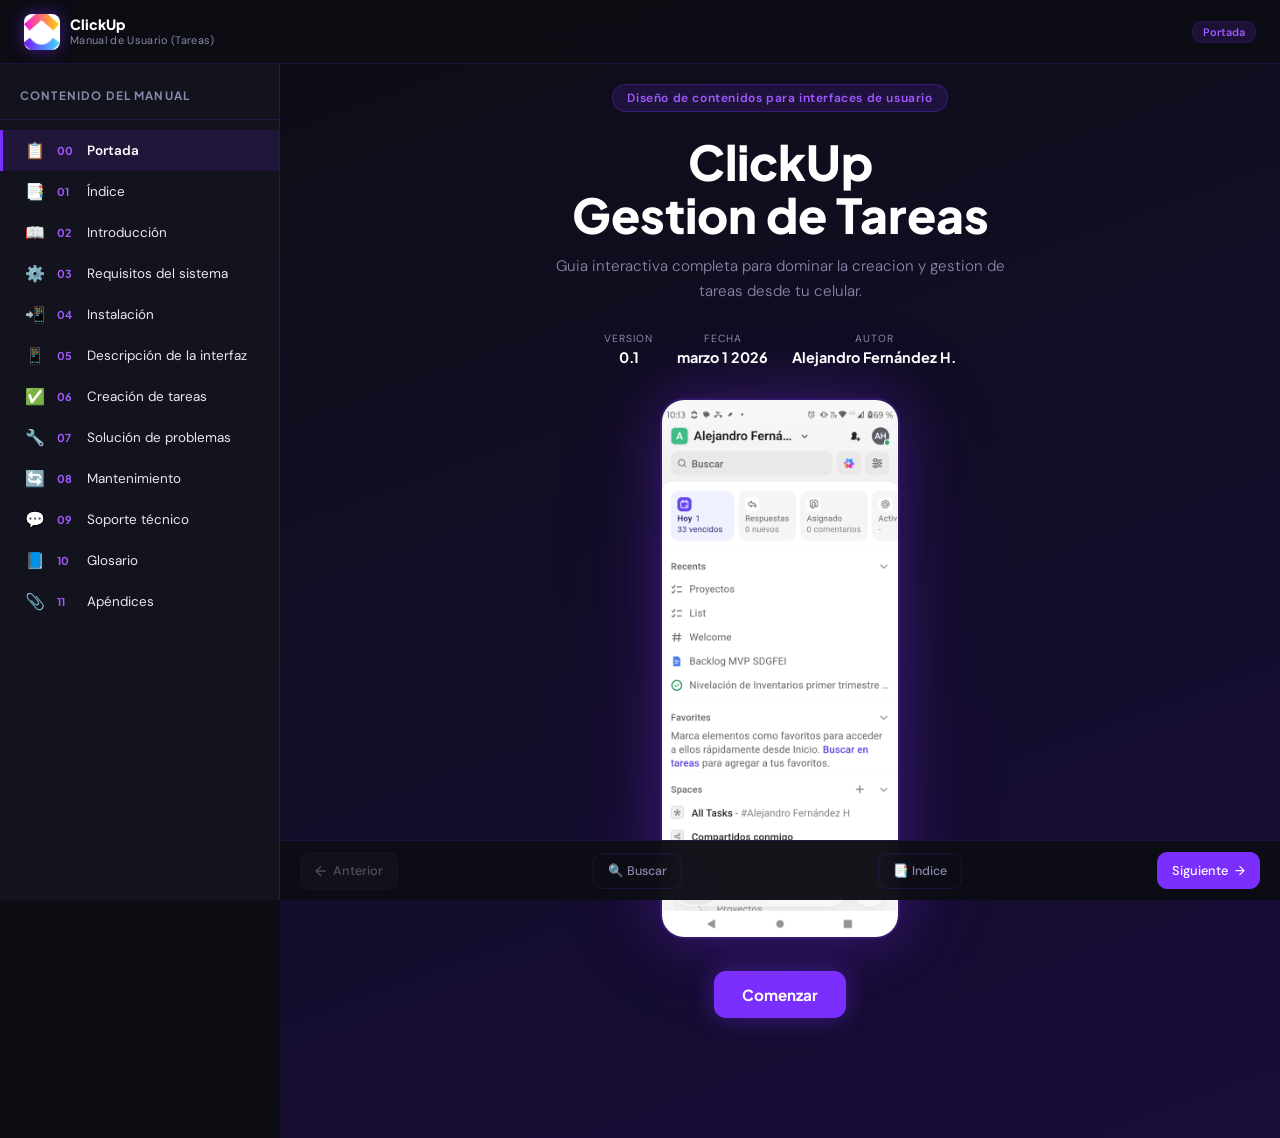
<file: index.html>
<!DOCTYPE html>
<html lang="es">
<head>
  <meta charset="UTF-8"/>
  <meta name="viewport" content="width=device-width, initial-scale=1.0"/>
  <title>Portada - Manual ClickUp </title>
  <link rel="icon" href="img/favicon.svg"/>
  <link href="https://fonts.googleapis.com/css2?family=Plus+Jakarta+Sans:wght@600;700;800&family=DM+Sans:wght@400;500;700&display=swap" rel="stylesheet"/>
  <link rel="stylesheet" href="css/tokens.css"/>
  <link rel="stylesheet" href="css/base.css"/>
  <link rel="stylesheet" href="css/layout.css"/>
  <link rel="stylesheet" href="css/components.css"/>
  <link rel="stylesheet" href="css/pages.css"/>
  <link rel="stylesheet" href="css/responsive.css"/>
</head>
<body data-page-id="portada" data-base-path="." style="opacity:0;">

  <div id="shell-header"></div>
  <div id="shell-sidebar"></div>
  <div id="sidebar-backdrop" class="backdrop"></div>

  <main class="content content--hero">
    <div class="page-inner" style="text-align:center;padding-top:20px;padding-bottom:40px;">
      <div class="hero-badge">Diseño de contenidos para interfaces de usuario</div>
      <h1 class="hero-title">ClickUp <span></span><br/>Gestion de Tareas</h1>
      <p class="hero-sub">Guia interactiva completa para dominar la creacion y gestion de tareas desde tu celular.</p>
      <div class="hero-meta">
        <div class="meta-item"><div class="ml">Version</div><div class="mv">0.1</div></div>
        <div class="meta-item"><div class="ml">Fecha</div><div class="mv">marzo 1 2026</div></div>
        <div class="meta-item"><div class="ml">Autor</div><div class="mv">Alejandro Fernández H.</div></div>
        <!-- <div class="meta-item"><div class="ml">Curso</div><div class="mv">750040C</div></div> -->
      </div>
      <img class="hero-img" src="img/hero-clickup.png" alt="ClickUp Mobile App"/>
      <a href="pages/introduccion.html" class="hero-cta">Comenzar</a>
    </div>
  </main>

  <div id="shell-footer"></div>
  <div id="shell-search"></div>

  <script src="js/shell.js"></script>
  <script src="js/sidebar.js"></script>
  <script src="js/search.js"></script>
  <script src="js/faq.js"></script>
  <script src="js/nav.js"></script>
</body>
</html>
</file>
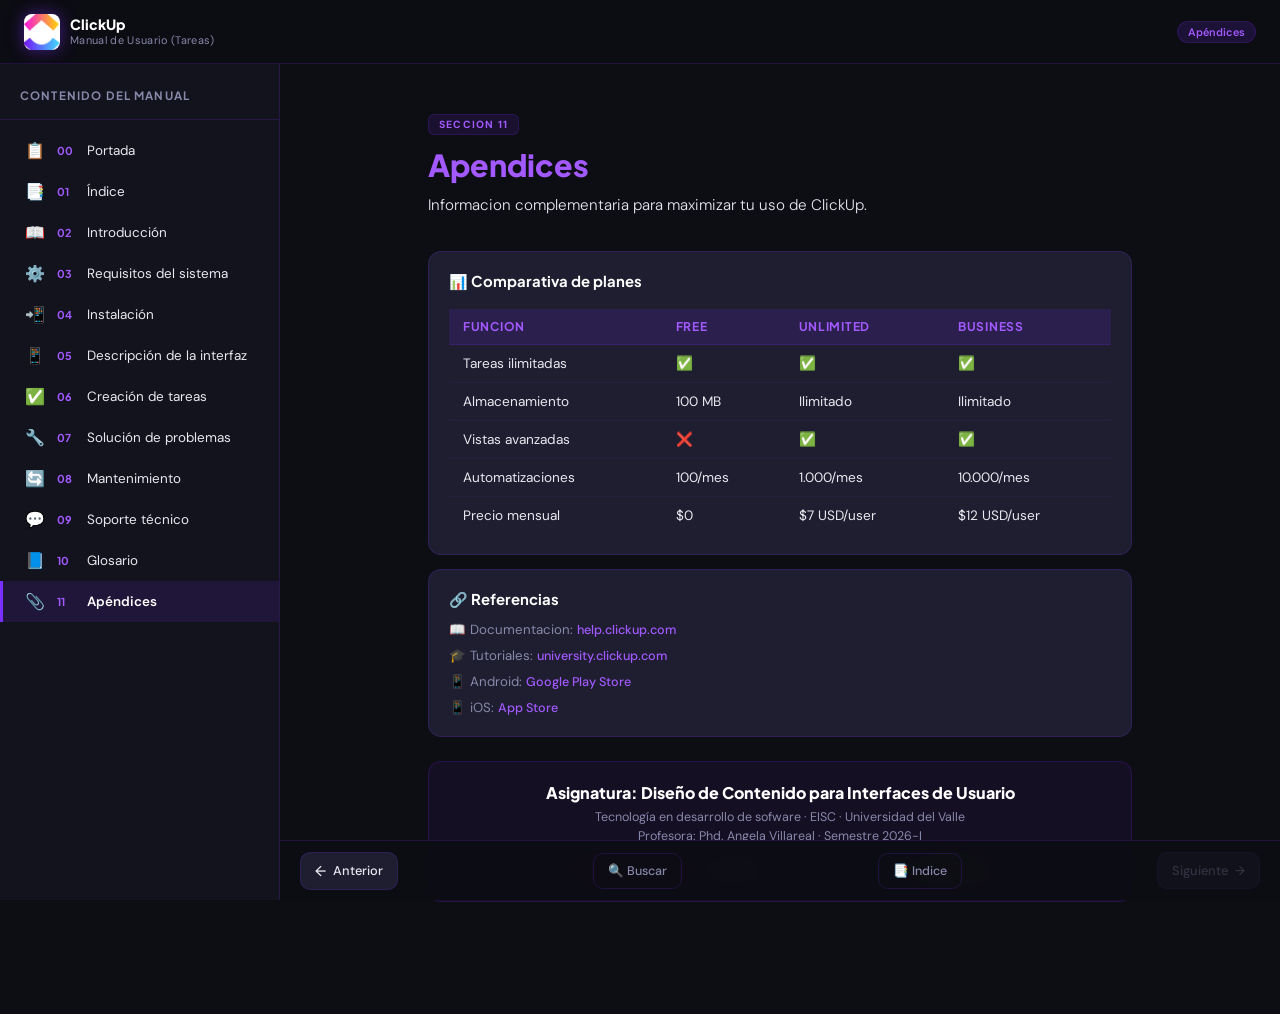
<file: pages/apendices.html>
<!DOCTYPE html>
<html lang="es">
<head>
  <meta charset="UTF-8"/>
  <meta name="viewport" content="width=device-width, initial-scale=1.0"/>
  <title>Apendices - Manual ClickUp</title>
  <link rel="icon" href="../img/favicon.svg"/>
  <link href="https://fonts.googleapis.com/css2?family=Plus+Jakarta+Sans:wght@600;700;800&family=DM+Sans:wght@400;500;700&display=swap" rel="stylesheet"/>
  <link rel="stylesheet" href="../css/tokens.css"/>
  <link rel="stylesheet" href="../css/base.css"/>
  <link rel="stylesheet" href="../css/layout.css"/>
  <link rel="stylesheet" href="../css/components.css"/>
  <link rel="stylesheet" href="../css/pages.css"/>
  <link rel="stylesheet" href="../css/responsive.css"/>
</head>
<body data-page-id="apendices" data-base-path=".." style="opacity:0;">

  <div id="shell-header"></div>
  <div id="shell-sidebar"></div>
  <div id="sidebar-backdrop" class="backdrop"></div>

  <main class="content">
    <div class="page-inner">
      <div class="sec-hd">
        <div class="sec-num">Seccion 11</div>
        <h2 class="sec-title"><span>Apendices</span></h2>
        <p class="sec-lead">Informacion complementaria para maximizar tu uso de ClickUp.</p>
      </div>
<!--       <div class="app-block">
        <div class="app-title">⌨️ Apendice A — Gestos y acciones rapidas</div>
        <div class="sh-row"><span class="sh-desc">Crear nueva tarea</span><span class="sh-key">Toca "+"</span></div>
        <div class="sh-row"><span class="sh-desc">Marcar como completada</span><span class="sh-key">Desliza → derecha</span></div>
        <div class="sh-row"><span class="sh-desc">Eliminar / archivar tarea</span><span class="sh-key">Desliza ← izquierda</span></div> 
        <div class="sh-row"><span class="sh-desc">Ver opciones de tarea</span><span class="sh-key">Manten presionado</span></div>
        <div class="sh-row"><span class="sh-desc">Refrescar lista</span><span class="sh-key">Desliza ↓ desde arriba</span></div>
        <div class="sh-row"><span class="sh-desc">Buscar tareas</span><span class="sh-key">Toca icono 🔍</span></div>
      </div> -->
      <div class="app-block">
        <div class="app-title">📊 Comparativa de planes</div>
        <table>
          <thead><tr><th>Funcion</th><th>Free</th><th>Unlimited</th><th>Business</th></tr></thead>
          <tbody>
            <tr><td>Tareas ilimitadas</td><td>✅</td><td>✅</td><td>✅</td></tr>
            <tr><td>Almacenamiento</td><td>100 MB</td><td>Ilimitado</td><td>Ilimitado</td></tr>
            <tr><td>Vistas avanzadas</td><td>❌</td><td>✅</td><td>✅</td></tr>
            <tr><td>Automatizaciones</td><td>100/mes</td><td>1.000/mes</td><td>10.000/mes</td></tr>
            <tr><td>Precio mensual</td><td>$0</td><td>$7 USD/user</td><td>$12 USD/user</td></tr>
          </tbody>
        </table>
      </div>
      <div class="app-block">
        <div class="app-title">🔗 Referencias</div>
        <div style="display:flex;flex-direction:column;gap:9px;margin-top:2px;">
          <div style="font-size:0.83rem;"><span style="color:var(--mt);">📖 Documentacion:</span> <a class="sup-lnk" href="https://help.clickup.com" target="_blank">help.clickup.com</a></div>
          <div style="font-size:0.83rem;"><span style="color:var(--mt);">🎓 Tutoriales:</span> <a class="sup-lnk" href="https://university.clickup.com" target="_blank">university.clickup.com</a></div>
          <div style="font-size:0.83rem;"><span style="color:var(--mt);">📱 Android:</span> <a class="sup-lnk" href="https://play.google.com/store/apps/details?id=com.clickup.task" target="_blank">Google Play Store</a></div>
          <div style="font-size:0.83rem;"><span style="color:var(--mt);">📱 iOS:</span> <a class="sup-lnk" href="https://apps.apple.com/app/clickup-tasks-goals-todo/id1144655037" target="_blank">App Store</a></div>
          <!-- <div style="font-size:0.83rem;"><span style="color:var(--mt);">📊 Estado:</span> <a class="sup-lnk" href="https://status.clickup.com" target="_blank">status.clickup.com</a></div> -->
        </div>
      </div>
      <div style="margin-top:24px;padding:20px;background:rgba(123,47,255,0.07);border:1px solid var(--br);border-radius:13px;text-align:center;">
        <div style="font-family:'Plus Jakarta Sans',sans-serif;font-weight:800;color:#fff;font-size:1rem;margin-bottom:6px;">Asignatura: Diseño de Contenido para Interfaces de Usuario</div>
        <div style="font-size:0.78rem;color:var(--mt);">Tecnología en desarrollo de sofware · EISC · Universidad del Valle</div>
        <div style="font-size:0.78rem;color:var(--mt);margin-top:3px;">Profesora: Phd. Angela Villareal · Semestre 2026-I</div>
        <div style="margin-top:14px;display:flex;justify-content:center;gap:6px;flex-wrap:wrap;">
          <span class="tag pu">Manual de Usuario</span>
          <span class="tag cy">ClickUp</span>
          <span class="tag gn">Creacion de Tareas</span>
          <span class="tag yl">UX Writing</span>
        </div>
      </div>
    </div>
  </main>

  <div id="shell-footer"></div>
  <div id="shell-search"></div>

  <script src="../js/shell.js"></script>
  <script src="../js/sidebar.js"></script>
  <script src="../js/search.js"></script>
  <script src="../js/faq.js"></script>
  <script src="../js/nav.js"></script>
</body>
</html>
</file>
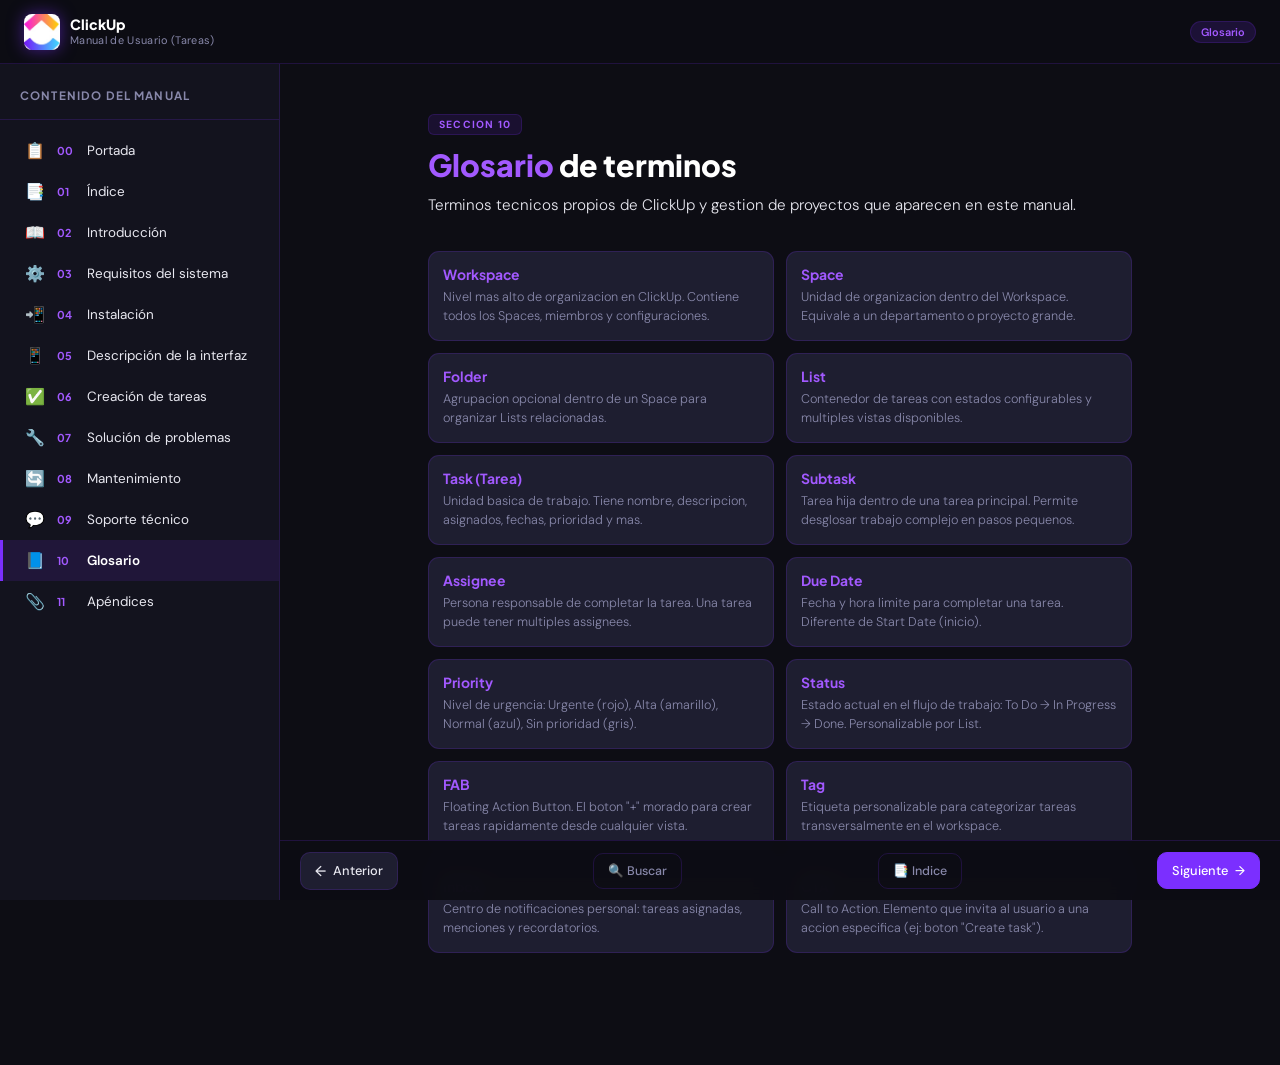
<file: pages/glosario.html>
<!DOCTYPE html>
<html lang="es">
<head>
  <meta charset="UTF-8"/>
  <meta name="viewport" content="width=device-width, initial-scale=1.0"/>
  <title>Glosario - Manual ClickUp</title>
  <link rel="icon" href="../img/favicon.svg"/>
  <link href="https://fonts.googleapis.com/css2?family=Plus+Jakarta+Sans:wght@600;700;800&family=DM+Sans:wght@400;500;700&display=swap" rel="stylesheet"/>
  <link rel="stylesheet" href="../css/tokens.css"/>
  <link rel="stylesheet" href="../css/base.css"/>
  <link rel="stylesheet" href="../css/layout.css"/>
  <link rel="stylesheet" href="../css/components.css"/>
  <link rel="stylesheet" href="../css/pages.css"/>
  <link rel="stylesheet" href="../css/responsive.css"/>
</head>
<body data-page-id="glosario" data-base-path=".." style="opacity:0;">

  <div id="shell-header"></div>
  <div id="shell-sidebar"></div>
  <div id="sidebar-backdrop" class="backdrop"></div>

  <main class="content">
    <div class="page-inner">
      <div class="sec-hd">
        <div class="sec-num">Seccion 10</div>
        <h2 class="sec-title"><span>Glosario</span> de terminos</h2>
        <p class="sec-lead">Terminos tecnicos propios de ClickUp y gestion de proyectos que aparecen en este manual.</p>
      </div>
      <div class="gloss-grid">
        <div class="gloss-item"><div class="gloss-term">Workspace</div><p class="gloss-def">Nivel mas alto de organizacion en ClickUp. Contiene todos los Spaces, miembros y configuraciones.</p></div>
        <div class="gloss-item"><div class="gloss-term">Space</div><p class="gloss-def">Unidad de organizacion dentro del Workspace. Equivale a un departamento o proyecto grande.</p></div>
        <div class="gloss-item"><div class="gloss-term">Folder</div><p class="gloss-def">Agrupacion opcional dentro de un Space para organizar Lists relacionadas.</p></div>
        <div class="gloss-item"><div class="gloss-term">List</div><p class="gloss-def">Contenedor de tareas con estados configurables y multiples vistas disponibles.</p></div>
        <div class="gloss-item"><div class="gloss-term">Task (Tarea)</div><p class="gloss-def">Unidad basica de trabajo. Tiene nombre, descripcion, asignados, fechas, prioridad y mas.</p></div>
        <div class="gloss-item"><div class="gloss-term">Subtask</div><p class="gloss-def">Tarea hija dentro de una tarea principal. Permite desglosar trabajo complejo en pasos pequenos.</p></div>
        <div class="gloss-item"><div class="gloss-term">Assignee</div><p class="gloss-def">Persona responsable de completar la tarea. Una tarea puede tener multiples assignees.</p></div>
        <div class="gloss-item"><div class="gloss-term">Due Date</div><p class="gloss-def">Fecha y hora limite para completar una tarea. Diferente de Start Date (inicio).</p></div>
        <div class="gloss-item"><div class="gloss-term">Priority</div><p class="gloss-def">Nivel de urgencia: Urgente (rojo), Alta (amarillo), Normal (azul), Sin prioridad (gris).</p></div>
        <div class="gloss-item"><div class="gloss-term">Status</div><p class="gloss-def">Estado actual en el flujo de trabajo: To Do → In Progress → Done. Personalizable por List.</p></div>
        <div class="gloss-item"><div class="gloss-term">FAB</div><p class="gloss-def">Floating Action Button. El boton "+" morado para crear tareas rapidamente desde cualquier vista.</p></div>
        <div class="gloss-item"><div class="gloss-term">Tag</div><p class="gloss-def">Etiqueta personalizable para categorizar tareas transversalmente en el workspace.</p></div>
        <div class="gloss-item"><div class="gloss-term">Inbox</div><p class="gloss-def">Centro de notificaciones personal: tareas asignadas, menciones y recordatorios.</p></div>
        <div class="gloss-item"><div class="gloss-term">CTA</div><p class="gloss-def">Call to Action. Elemento que invita al usuario a una accion especifica (ej: boton "Create task").</p></div>
      </div>
    </div>
  </main>

  <div id="shell-footer"></div>
  <div id="shell-search"></div>

  <script src="../js/shell.js"></script>
  <script src="../js/sidebar.js"></script>
  <script src="../js/search.js"></script>
  <script src="../js/faq.js"></script>
  <script src="../js/nav.js"></script>
</body>
</html>
</file>
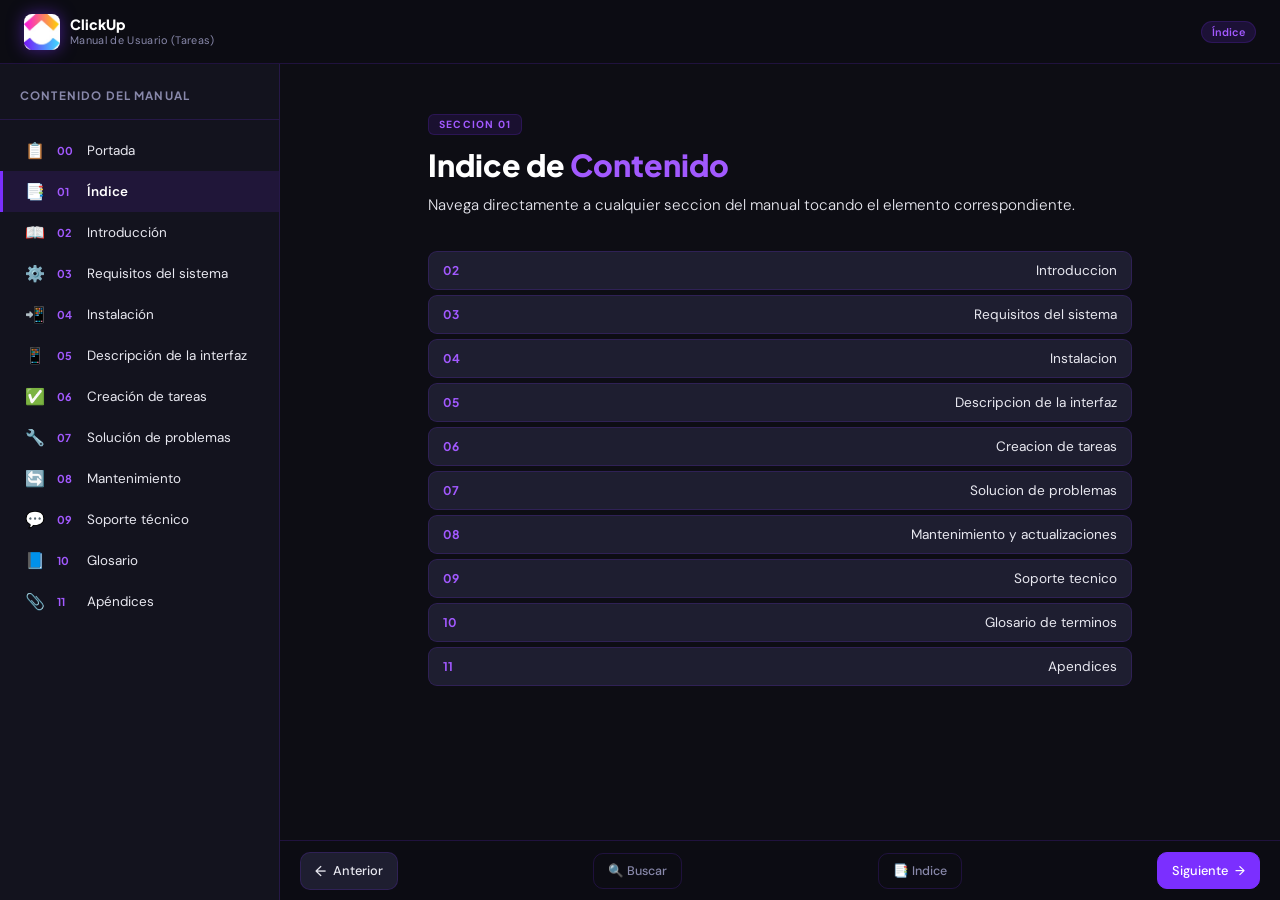
<file: pages/indice.html>
<!DOCTYPE html>
<html lang="es">
<head>
  <meta charset="UTF-8"/>
  <meta name="viewport" content="width=device-width, initial-scale=1.0"/>
  <title>Indice - Manual ClickUp</title>
  <link rel="icon" href="../img/favicon.svg"/>
  <link href="https://fonts.googleapis.com/css2?family=Plus+Jakarta+Sans:wght@600;700;800&family=DM+Sans:wght@400;500;700&display=swap" rel="stylesheet"/>
  <link rel="stylesheet" href="../css/tokens.css"/>
  <link rel="stylesheet" href="../css/base.css"/>
  <link rel="stylesheet" href="../css/layout.css"/>
  <link rel="stylesheet" href="../css/components.css"/>
  <link rel="stylesheet" href="../css/pages.css"/>
  <link rel="stylesheet" href="../css/responsive.css"/>
</head>
<body data-page-id="indice" data-base-path=".." style="opacity:0;">

  <div id="shell-header"></div>
  <div id="shell-sidebar"></div>
  <div id="sidebar-backdrop" class="backdrop"></div>

  <main class="content">
    <div class="page-inner">
      <div class="sec-hd">
        <div class="sec-num">Seccion 01</div>
        <h2 class="sec-title">Indice de <span>Contenido</span></h2>
        <p class="sec-lead">Navega directamente a cualquier seccion del manual tocando el elemento correspondiente.</p>
      </div>
      <ul class="toc-list">
        <li class="toc-item"><a class="toc-link" href="introduccion.html"><span class="toc-num">02</span><span class="toc-text">Introduccion</span></a></li>
        <li class="toc-item"><a class="toc-link" href="requisitos.html"><span class="toc-num">03</span><span class="toc-text">Requisitos del sistema</span></a></li>
        <li class="toc-item"><a class="toc-link" href="instalacion.html"><span class="toc-num">04</span><span class="toc-text">Instalacion</span></a></li>
        <li class="toc-item"><a class="toc-link" href="interfaz.html"><span class="toc-num">05</span><span class="toc-text">Descripcion de la interfaz</span></a></li>
        <li class="toc-item"><a class="toc-link" href="tareas.html"><span class="toc-num">06</span><span class="toc-text">Creacion de tareas</span></a></li>
        <li class="toc-item"><a class="toc-link" href="problemas.html"><span class="toc-num">07</span><span class="toc-text">Solucion de problemas</span></a></li>
        <li class="toc-item"><a class="toc-link" href="mantenimiento.html"><span class="toc-num">08</span><span class="toc-text">Mantenimiento y actualizaciones</span></a></li>
        <li class="toc-item"><a class="toc-link" href="soporte.html"><span class="toc-num">09</span><span class="toc-text">Soporte tecnico</span></a></li>
        <li class="toc-item"><a class="toc-link" href="glosario.html"><span class="toc-num">10</span><span class="toc-text">Glosario de terminos</span></a></li>
        <li class="toc-item"><a class="toc-link" href="apendices.html"><span class="toc-num">11</span><span class="toc-text">Apendices</span></a></li>
      </ul>
    </div>
  </main>

  <div id="shell-footer"></div>
  <div id="shell-search"></div>

  <script src="../js/shell.js"></script>
  <script src="../js/sidebar.js"></script>
  <script src="../js/search.js"></script>
  <script src="../js/faq.js"></script>
  <script src="../js/nav.js"></script>
</body>
</html>
</file>
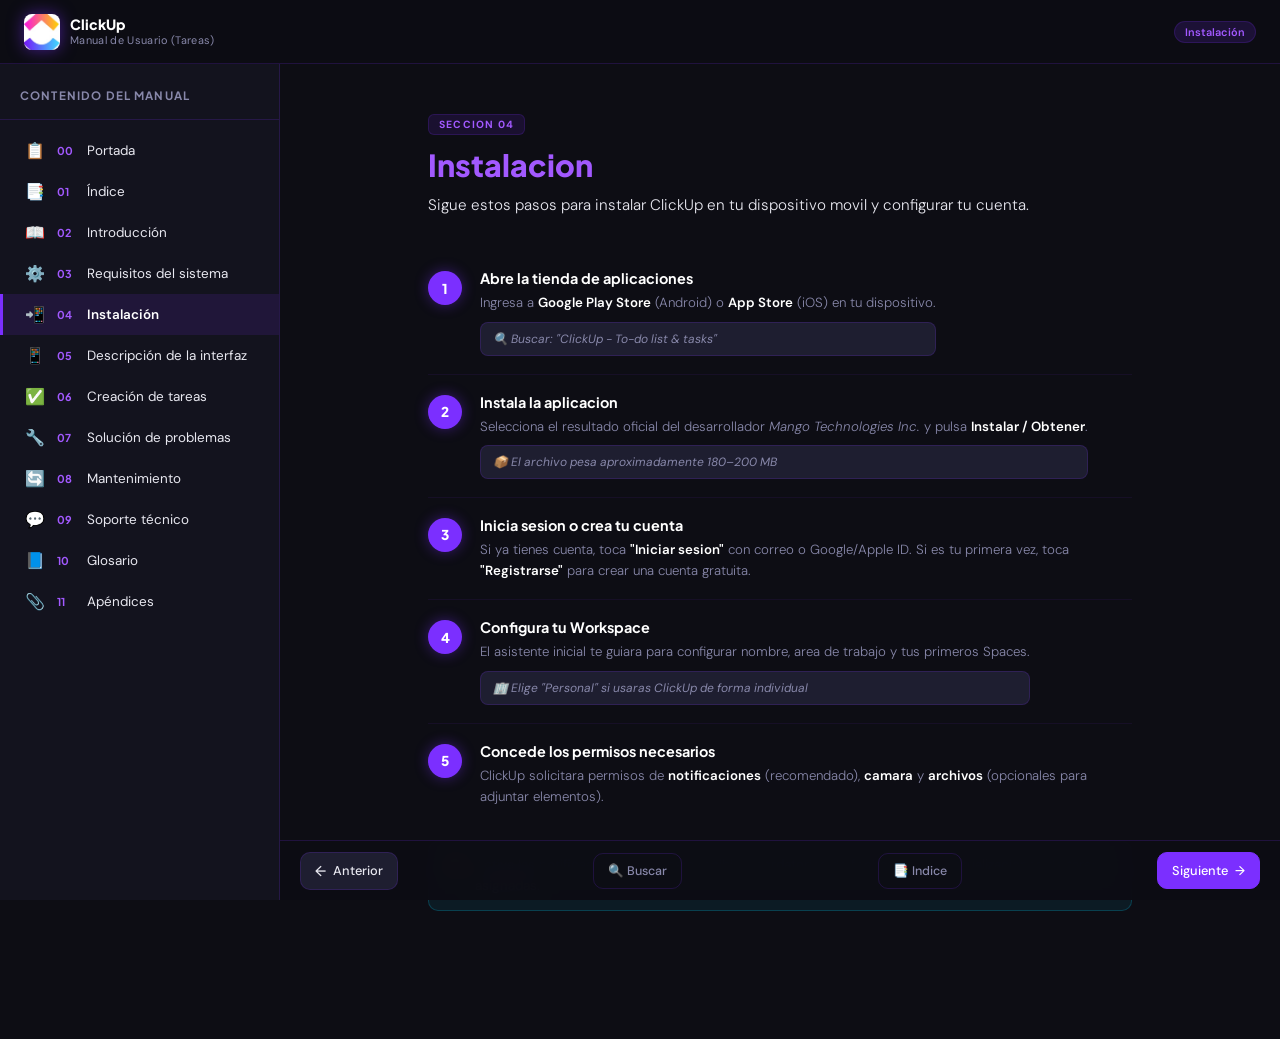
<file: pages/instalacion.html>
<!DOCTYPE html>
<html lang="es">
<head>
  <meta charset="UTF-8"/>
  <meta name="viewport" content="width=device-width, initial-scale=1.0"/>
  <title>Instalacion - Manual ClickUp</title>
  <link rel="icon" href="../img/favicon.svg"/>
  <link href="https://fonts.googleapis.com/css2?family=Plus+Jakarta+Sans:wght@600;700;800&family=DM+Sans:wght@400;500;700&display=swap" rel="stylesheet"/>
  <link rel="stylesheet" href="../css/tokens.css"/>
  <link rel="stylesheet" href="../css/base.css"/>
  <link rel="stylesheet" href="../css/layout.css"/>
  <link rel="stylesheet" href="../css/components.css"/>
  <link rel="stylesheet" href="../css/pages.css"/>
  <link rel="stylesheet" href="../css/responsive.css"/>
</head>
<body data-page-id="instalacion" data-base-path=".." style="opacity:0;">

  <div id="shell-header"></div>
  <div id="shell-sidebar"></div>
  <div id="sidebar-backdrop" class="backdrop"></div>

  <main class="content">
    <div class="page-inner">
      <div class="sec-hd">
        <div class="sec-num">Seccion 04</div>
        <h2 class="sec-title"><span>Instalacion</span></h2>
        <p class="sec-lead">Sigue estos pasos para instalar ClickUp en tu dispositivo movil y configurar tu cuenta.</p>
      </div>
      <div class="steps">
        <div class="step"><div class="step-num">1</div><div><div class="step-title">Abre la tienda de aplicaciones</div><p class="step-desc">Ingresa a <strong>Google Play Store</strong> (Android) o <strong>App Store</strong> (iOS) en tu dispositivo.</p><div class="step-note">🔍 Buscar: "ClickUp - To-do list &amp; tasks"</div></div></div>
        <div class="step"><div class="step-num">2</div><div><div class="step-title">Instala la aplicacion</div><p class="step-desc">Selecciona el resultado oficial del desarrollador <em>Mango Technologies Inc.</em> y pulsa <strong>Instalar / Obtener</strong>.</p><div class="step-note">📦 El archivo pesa aproximadamente 180–200 MB</div></div></div>
        <div class="step"><div class="step-num">3</div><div><div class="step-title">Inicia sesion o crea tu cuenta</div><p class="step-desc">Si ya tienes cuenta, toca <strong>"Iniciar sesion"</strong> con correo o Google/Apple ID. Si es tu primera vez, toca <strong>"Registrarse"</strong> para crear una cuenta gratuita.</p></div></div>
        <div class="step"><div class="step-num">4</div><div><div class="step-title">Configura tu Workspace</div><p class="step-desc">El asistente inicial te guiara para configurar nombre, area de trabajo y tus primeros Spaces.</p><div class="step-note">🏢 Elige "Personal" si usaras ClickUp de forma individual</div></div></div>
        <div class="step"><div class="step-num">5</div><div><div class="step-title">Concede los permisos necesarios</div><p class="step-desc">ClickUp solicitara permisos de <strong>notificaciones</strong> (recomendado), <strong>camara</strong> y <strong>archivos</strong> (opcionales para adjuntar elementos).</p></div></div>
      </div>
      <div class="alert tip"><span class="alert-icon">💡</span><span>Activa las notificaciones push para recibir recordatorios de fechas limite y actualizaciones de tareas asignadas.</span></div>
    </div>
  </main>

  <div id="shell-footer"></div>
  <div id="shell-search"></div>

  <script src="../js/shell.js"></script>
  <script src="../js/sidebar.js"></script>
  <script src="../js/search.js"></script>
  <script src="../js/faq.js"></script>
  <script src="../js/nav.js"></script>
</body>
</html>
</file>
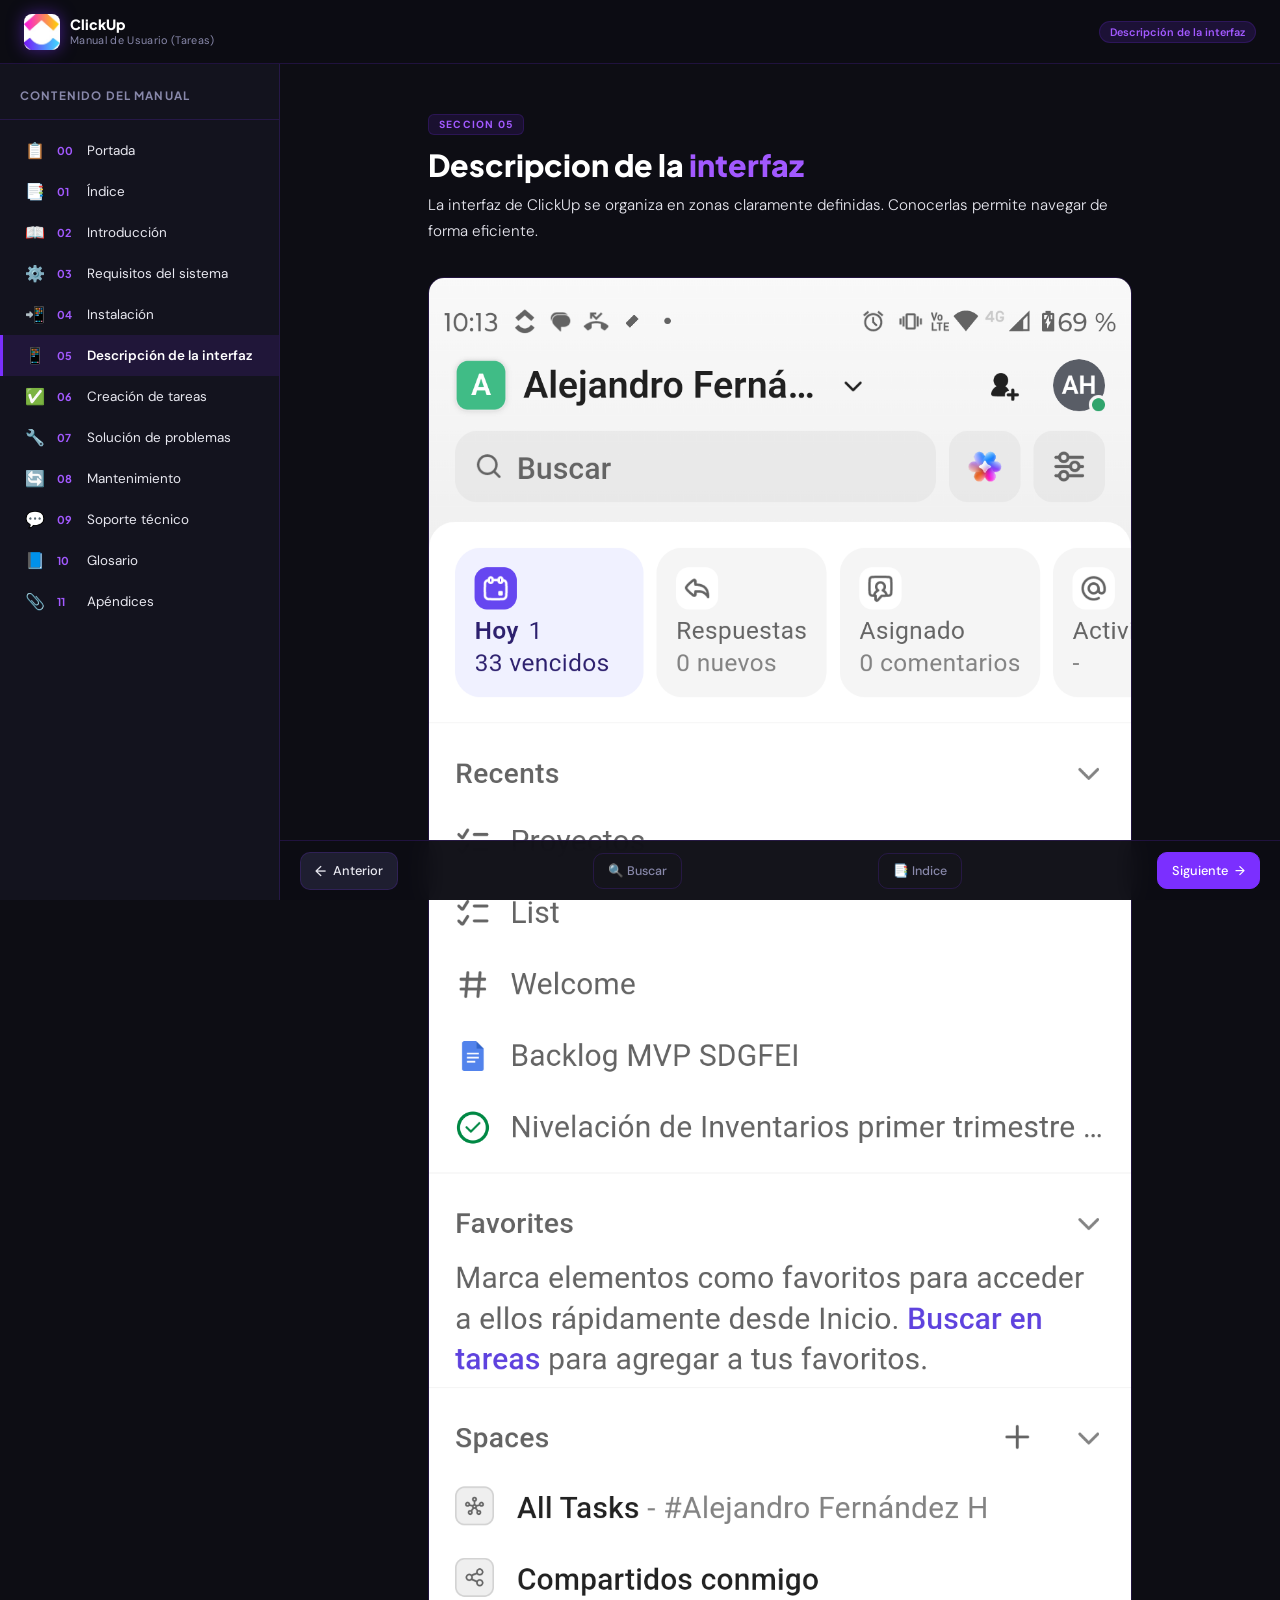
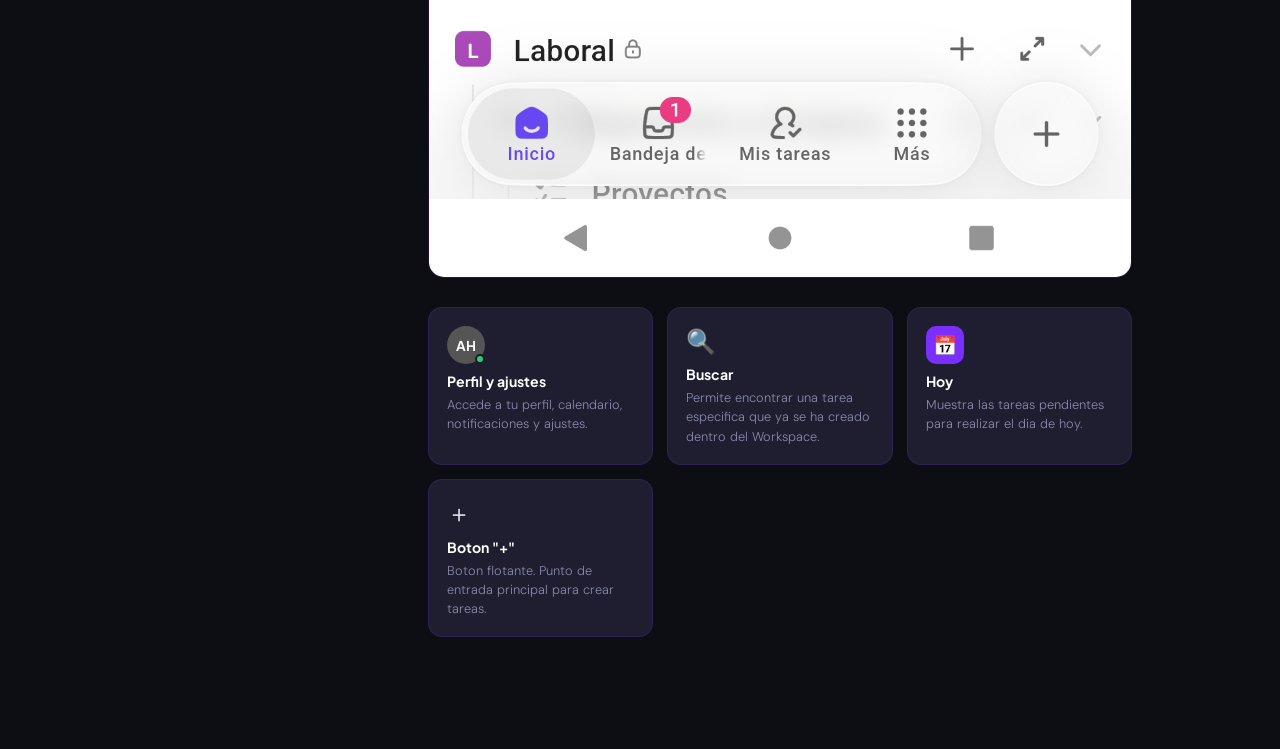
<file: pages/interfaz.html>
<!DOCTYPE html>
<html lang="es">
<head>
  <meta charset="UTF-8"/>
  <meta name="viewport" content="width=device-width, initial-scale=1.0"/>
  <title>Descripcion de la interfaz - Manual ClickUp</title>
  <link rel="icon" href="../img/favicon.svg"/>
  <link href="https://fonts.googleapis.com/css2?family=Plus+Jakarta+Sans:wght@600;700;800&family=DM+Sans:wght@400;500;700&display=swap" rel="stylesheet"/>
  <link rel="stylesheet" href="../css/tokens.css"/>
  <link rel="stylesheet" href="../css/base.css"/>
  <link rel="stylesheet" href="../css/layout.css"/>
  <link rel="stylesheet" href="../css/components.css"/>
  <link rel="stylesheet" href="../css/pages.css"/>
  <link rel="stylesheet" href="../css/responsive.css"/>
</head>
<body data-page-id="interfaz" data-base-path=".." style="opacity:0;">

  <div id="shell-header"></div>
  <div id="shell-sidebar"></div>
  <div id="sidebar-backdrop" class="backdrop"></div>

  <main class="content">
    <div class="page-inner">
      <div class="sec-hd">
        <div class="sec-num">Seccion 05</div>
        <h2 class="sec-title">Descripcion de la <span>interfaz</span></h2>
        <p class="sec-lead">La interfaz de ClickUp se organiza en zonas claramente definidas. Conocerlas permite navegar de forma eficiente.</p>
      </div>
      <div style="text-align:center;">
        <img src="../img/hero-clickup.png" alt="Interfaz de ClickUp Mobile" style="max-width:100%;border-radius:16px;border:1px solid var(--br);"/>
      </div>
      <div class="card-grid" style="margin-top:24px;">
        <div class="card"><div class="card-icon" style="position:relative;width:38px;height:38px;background:#555;border-radius:50%;display:flex;align-items:center;justify-content:center;font-family:'Plus Jakarta Sans',sans-serif;font-weight:700;font-size:0.85rem;color:#fff;letter-spacing:0.5px;">AH<span style="position:absolute;bottom:0;right:0;width:10px;height:10px;background:#2ecc71;border-radius:50%;border:2px solid #1a1a2e;"></span></div><div class="card-title">Perfil y ajustes</div><p class="card-desc">Accede a tu perfil, calendario, notificaciones y ajustes.</p></div>
        <div class="card"><div class="card-icon">🔍</div><div class="card-title">Buscar</div><p class="card-desc">Permite encontrar una tarea especifica que ya se ha creado dentro del Workspace.</p></div>
        <div class="card"><div class="card-icon" style="width:38px;height:38px;background:#7B2FFF;border-radius:10px;display:flex;align-items:center;justify-content:center;font-size:1.2rem;">📅</div><div class="card-title">Hoy</div><p class="card-desc">Muestra las tareas pendientes para realizar el dia de hoy.</p></div>
        <!-- <div class="card"><div class="card-icon">📥</div><div class="card-title">Inbox</div><p class="card-desc">Notificaciones y tareas asignadas a ti. Centro de seguimiento personal.</p></div> -->
        <div class="card"><div class="card-icon">＋</div><div class="card-title">Boton "+"</div><p class="card-desc">Boton flotante. Punto de entrada principal para crear tareas.</p></div>
        <!-- <div class="card"><div class="card-icon">🗂️</div><div class="card-title">Spaces</div><p class="card-desc">Contenedores de alto nivel con multiples Lists y Folders.</p></div> -->
        <!-- <div class="card"><div class="card-icon">🔔</div><div class="card-title">Notificaciones</div><p class="card-desc">Alertas de menciones, fechas proximas y cambios de estado.</p></div> -->
        <!-- <div class="card"><div class="card-icon">⋯</div><div class="card-title">Menu contextual</div><p class="card-desc">Filtros, ordenamiento y cambio de visualizacion de la vista actual.</p></div> -->
      </div>
    </div>
  </main>

  <div id="shell-footer"></div>
  <div id="shell-search"></div>

  <script src="../js/shell.js"></script>
  <script src="../js/sidebar.js"></script>
  <script src="../js/search.js"></script>
  <script src="../js/faq.js"></script>
  <script src="../js/nav.js"></script>
</body>
</html>
</file>
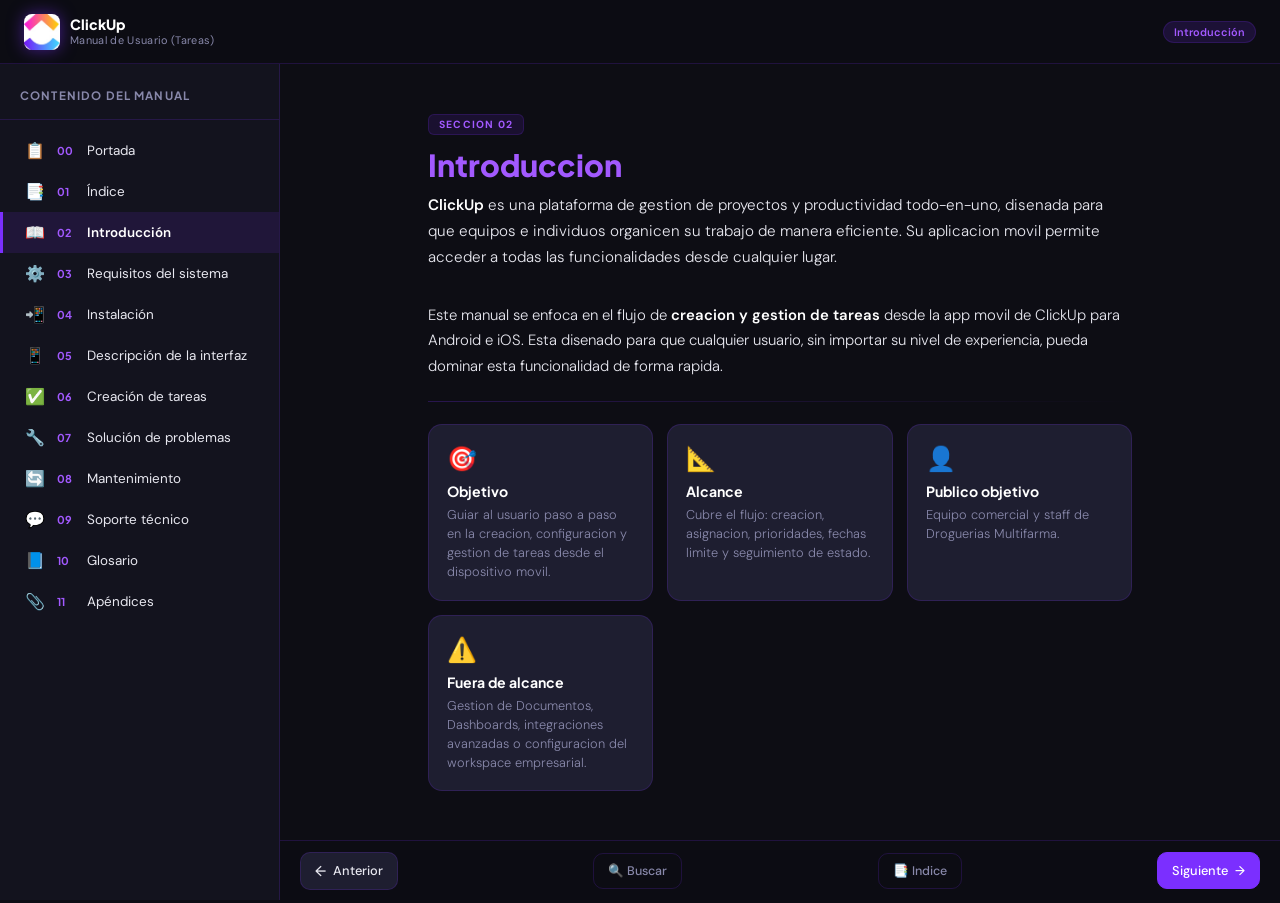
<file: pages/introduccion.html>
<!DOCTYPE html>
<html lang="es">
<head>
  <meta charset="UTF-8"/>
  <meta name="viewport" content="width=device-width, initial-scale=1.0"/>
  <title>Introduccion - Manual ClickUp</title>
  <link rel="icon" href="../img/favicon.svg"/>
  <link href="https://fonts.googleapis.com/css2?family=Plus+Jakarta+Sans:wght@600;700;800&family=DM+Sans:wght@400;500;700&display=swap" rel="stylesheet"/>
  <link rel="stylesheet" href="../css/tokens.css"/>
  <link rel="stylesheet" href="../css/base.css"/>
  <link rel="stylesheet" href="../css/layout.css"/>
  <link rel="stylesheet" href="../css/components.css"/>
  <link rel="stylesheet" href="../css/pages.css"/>
  <link rel="stylesheet" href="../css/responsive.css"/>
</head>
<body data-page-id="introduccion" data-base-path=".." style="opacity:0;">

  <div id="shell-header"></div>
  <div id="shell-sidebar"></div>
  <div id="sidebar-backdrop" class="backdrop"></div>

  <main class="content">
    <div class="page-inner">
      <div class="sec-hd">
        <div class="sec-num">Seccion 02</div>
        <h2 class="sec-title"><span>Introduccion</span></h2>
        <p class="sec-lead"><strong>ClickUp</strong> es una plataforma de gestion de proyectos y productividad todo-en-uno, disenada para que equipos e individuos organicen su trabajo de manera eficiente. Su aplicacion movil permite acceder a todas las funcionalidades desde cualquier lugar.</p>
      </div>
      <p>Este manual se enfoca en el flujo de <strong>creacion y gestion de tareas</strong> desde la app movil de ClickUp para Android e iOS. Esta disenado para que cualquier usuario, sin importar su nivel de experiencia, pueda dominar esta funcionalidad de forma rapida.</p>
      <div class="divider"></div>
      <div class="card-grid">
        <div class="card"><div class="card-icon">🎯</div><div class="card-title">Objetivo</div><p class="card-desc">Guiar al usuario paso a paso en la creacion, configuracion y gestion de tareas desde el dispositivo movil.</p></div>
        <div class="card"><div class="card-icon">📐</div><div class="card-title">Alcance</div><p class="card-desc">Cubre el flujo: creacion, asignacion, prioridades, fechas limite y seguimiento de estado.</p></div>
        <div class="card"><div class="card-icon">👤</div><div class="card-title">Publico objetivo</div><p class="card-desc">Equipo comercial y staff de Droguerias Multifarma.</p></div>
        <div class="card"><div class="card-icon">⚠️</div><div class="card-title">Fuera de alcance</div><p class="card-desc">Gestion de Documentos, Dashboards, integraciones avanzadas o configuracion del workspace empresarial.</p></div>
      </div>
    </div>
  </main>

  <div id="shell-footer"></div>
  <div id="shell-search"></div>

  <script src="../js/shell.js"></script>
  <script src="../js/sidebar.js"></script>
  <script src="../js/search.js"></script>
  <script src="../js/faq.js"></script>
  <script src="../js/nav.js"></script>
</body>
</html>
</file>
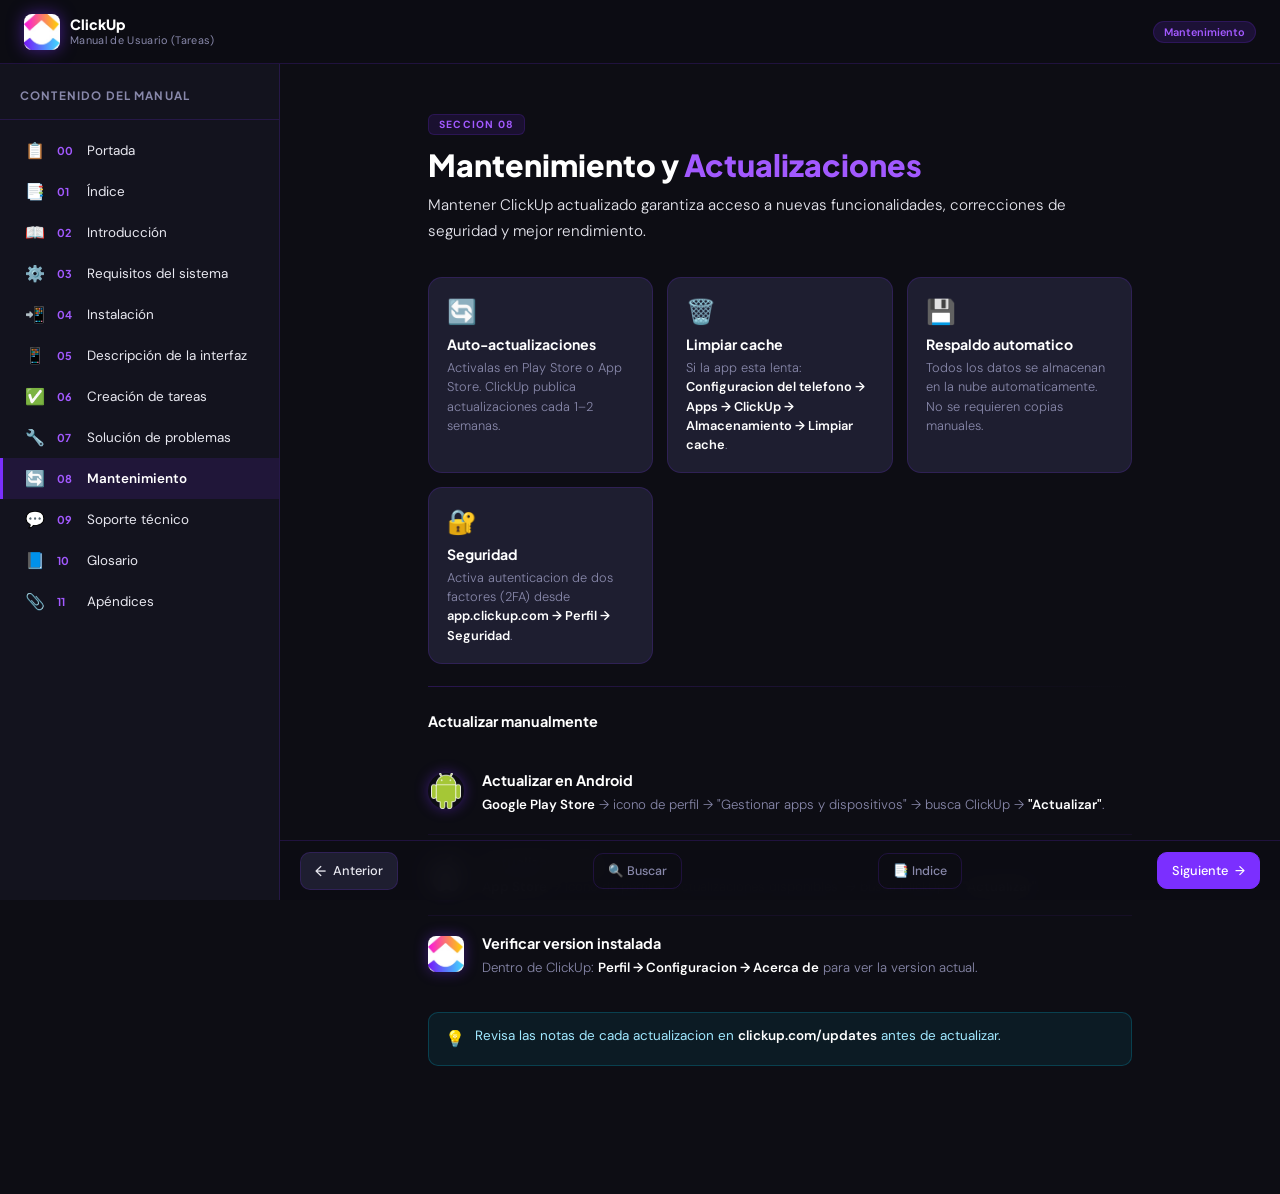
<file: pages/mantenimiento.html>
<!DOCTYPE html>
<html lang="es">
<head>
  <meta charset="UTF-8"/>
  <meta name="viewport" content="width=device-width, initial-scale=1.0"/>
  <title>Mantenimiento - Manual ClickUp</title>
  <link rel="icon" href="../img/favicon.svg"/>
  <link href="https://fonts.googleapis.com/css2?family=Plus+Jakarta+Sans:wght@600;700;800&family=DM+Sans:wght@400;500;700&display=swap" rel="stylesheet"/>
  <link rel="stylesheet" href="../css/tokens.css"/>
  <link rel="stylesheet" href="../css/base.css"/>
  <link rel="stylesheet" href="../css/layout.css"/>
  <link rel="stylesheet" href="../css/components.css"/>
  <link rel="stylesheet" href="../css/pages.css"/>
  <link rel="stylesheet" href="../css/responsive.css"/>
</head>
<body data-page-id="mantenimiento" data-base-path=".." style="opacity:0;">

  <div id="shell-header"></div>
  <div id="shell-sidebar"></div>
  <div id="sidebar-backdrop" class="backdrop"></div>

  <main class="content">
    <div class="page-inner">
      <div class="sec-hd">
        <div class="sec-num">Seccion 08</div>
        <h2 class="sec-title">Mantenimiento y <span>Actualizaciones</span></h2>
        <p class="sec-lead">Mantener ClickUp actualizado garantiza acceso a nuevas funcionalidades, correcciones de seguridad y mejor rendimiento.</p>
      </div>
      <div class="card-grid">
        <div class="card"><div class="card-icon">🔄</div><div class="card-title">Auto-actualizaciones</div><p class="card-desc">Activalas en Play Store o App Store. ClickUp publica actualizaciones cada 1–2 semanas.</p></div>
        <div class="card"><div class="card-icon">🗑️</div><div class="card-title">Limpiar cache</div><p class="card-desc">Si la app esta lenta: <strong>Configuracion del telefono → Apps → ClickUp → Almacenamiento → Limpiar cache</strong>.</p></div>
        <div class="card"><div class="card-icon">💾</div><div class="card-title">Respaldo automatico</div><p class="card-desc">Todos los datos se almacenan en la nube automaticamente. No se requieren copias manuales.</p></div>
        <div class="card"><div class="card-icon">🔐</div><div class="card-title">Seguridad</div><p class="card-desc">Activa autenticacion de dos factores (2FA) desde <strong>app.clickup.com → Perfil → Seguridad</strong>.</p></div>
      </div>
      <div class="divider"></div>
      <p style="font-family:'Plus Jakarta Sans',sans-serif;font-weight:700;color:#fff;font-size:0.9rem;margin-bottom:14px;">Actualizar manualmente</p>
      <div class="steps">
        <div class="step"><div class="step-num" style="padding:0;background:none;width:36px;height:36px;min-width:36px;"><img src="../img/Android_robot.svg.png" alt="Android" style="width:100%;height:100%;object-fit:contain;"/></div><div><div class="step-title">Actualizar en Android</div><p class="step-desc"><strong>Google Play Store</strong> → icono de perfil → "Gestionar apps y dispositivos" → busca ClickUp → <strong>"Actualizar"</strong>.</p></div></div>
        <div class="step"><div class="step-num" style="padding:0;background:none;width:36px;height:36px;min-width:36px;"><img src="../img/500px-Apple_logo_black.svg.png" alt="iOS" style="width:100%;height:100%;object-fit:contain;filter:invert(1);"/></div><div><div class="step-title">Actualizar en iOS</div><p class="step-desc"><strong>App Store</strong> → icono de perfil → "Actualizaciones disponibles" → busca ClickUp → <strong>"Actualizar"</strong>.</p></div></div>
        <div class="step"><div class="step-num" style="padding:0;background:none;width:36px;height:36px;min-width:36px;border-radius:8px;overflow:hidden;"><img src="../img/clickup logo.jpg" alt="ClickUp" style="width:100%;height:100%;object-fit:cover;"/></div><div><div class="step-title">Verificar version instalada</div><p class="step-desc">Dentro de ClickUp: <strong>Perfil → Configuracion → Acerca de</strong> para ver la version actual.</p></div></div>
      </div>
      <div class="alert tip"><span class="alert-icon">💡</span><span>Revisa las notas de cada actualizacion en <strong>clickup.com/updates</strong> antes de actualizar.</span></div>
    </div>
  </main>

  <div id="shell-footer"></div>
  <div id="shell-search"></div>

  <script src="../js/shell.js"></script>
  <script src="../js/sidebar.js"></script>
  <script src="../js/search.js"></script>
  <script src="../js/faq.js"></script>
  <script src="../js/nav.js"></script>
</body>
</html>
</file>
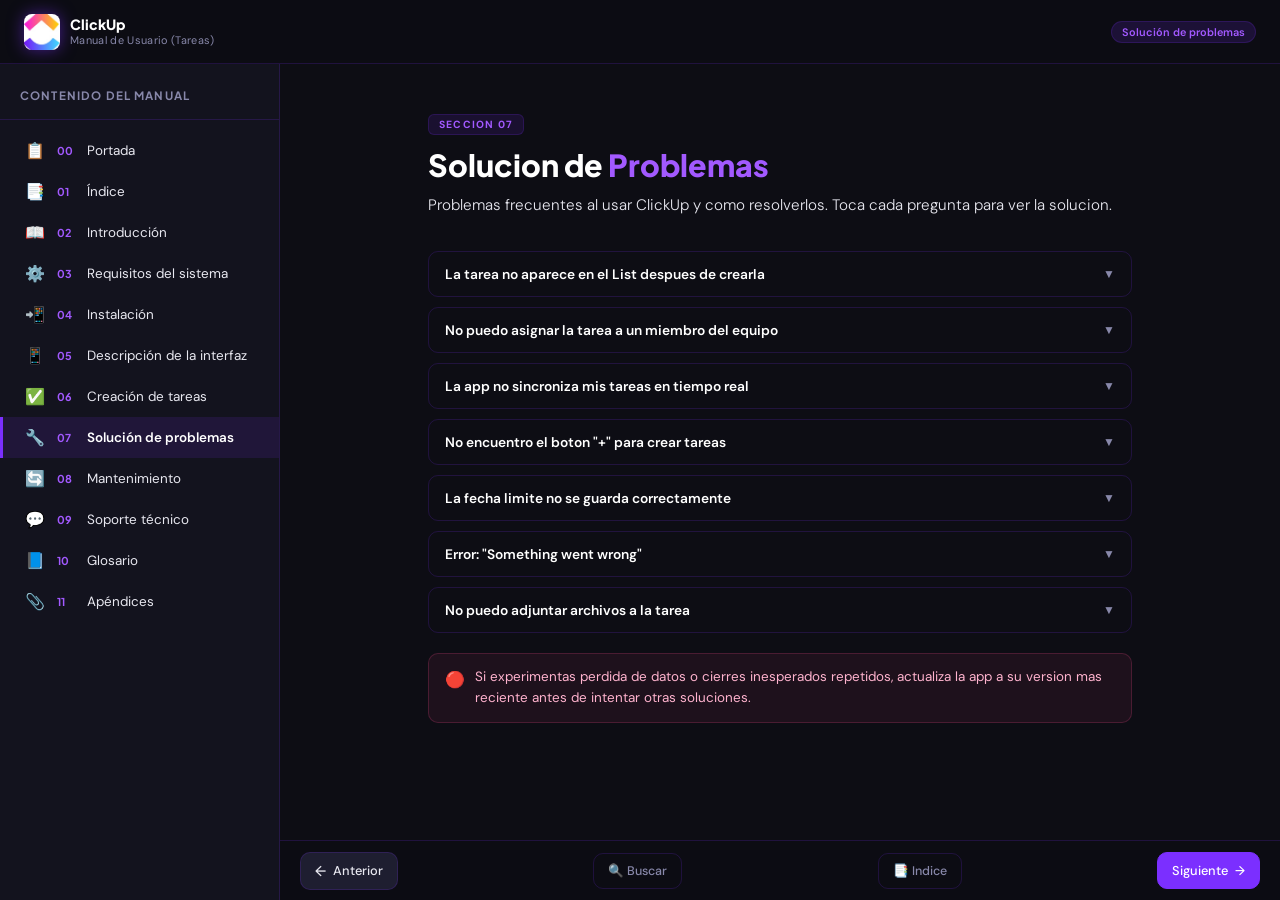
<file: pages/problemas.html>
<!DOCTYPE html>
<html lang="es">
<head>
  <meta charset="UTF-8"/>
  <meta name="viewport" content="width=device-width, initial-scale=1.0"/>
  <title>Solucion de problemas - Manual ClickUp</title>
  <link rel="icon" href="../img/favicon.svg"/>
  <link href="https://fonts.googleapis.com/css2?family=Plus+Jakarta+Sans:wght@600;700;800&family=DM+Sans:wght@400;500;700&display=swap" rel="stylesheet"/>
  <link rel="stylesheet" href="../css/tokens.css"/>
  <link rel="stylesheet" href="../css/base.css"/>
  <link rel="stylesheet" href="../css/layout.css"/>
  <link rel="stylesheet" href="../css/components.css"/>
  <link rel="stylesheet" href="../css/pages.css"/>
  <link rel="stylesheet" href="../css/responsive.css"/>
</head>
<body data-page-id="problemas" data-base-path=".." style="opacity:0;">

  <div id="shell-header"></div>
  <div id="shell-sidebar"></div>
  <div id="sidebar-backdrop" class="backdrop"></div>

  <main class="content">
    <div class="page-inner">
      <div class="sec-hd">
        <div class="sec-num">Seccion 07</div>
        <h2 class="sec-title">Solucion de <span>Problemas</span></h2>
        <p class="sec-lead">Problemas frecuentes al usar ClickUp y como resolverlos. Toca cada pregunta para ver la solucion.</p>
      </div>
      <div class="faq-item"><div class="faq-q" onclick="toggleFaq(this)">La tarea no aparece en el List despues de crearla <span class="faq-arr">▼</span></div><div class="faq-a">Esto ocurre cuando la tarea fue creada en un List diferente al que estas viendo. Verifica el List de destino al crear. Tambien puede deberse a filtros activos — toca el icono de filtros y desactivalos para ver todas las tareas.</div></div>
      <div class="faq-item"><div class="faq-q" onclick="toggleFaq(this)">No puedo asignar la tarea a un miembro del equipo <span class="faq-arr">▼</span></div><div class="faq-a">El miembro debe ser parte de tu Workspace y tener acceso al Space. Ve a <strong>Workspace Settings → Members</strong> para verificar que el usuario este invitado y tenga los permisos correctos.</div></div>
      <div class="faq-item"><div class="faq-q" onclick="toggleFaq(this)">La app no sincroniza mis tareas en tiempo real <span class="faq-arr">▼</span></div><div class="faq-a">Verifica tu conexion a internet. Si el problema persiste, cierra y vuelve a abrir la app. Ve a <strong>Configuracion → Cuenta → Forzar sincronizacion</strong>. En casos extremos, cerrar sesion y volver a ingresar suele resolver el problema.</div></div>
      <div class="faq-item"><div class="faq-q" onclick="toggleFaq(this)">No encuentro el boton "+" para crear tareas <span class="faq-arr">▼</span></div><div class="faq-a">El FAB "+" solo aparece dentro de un List o en la vista Home. Si estas en configuracion o en Spaces sin abrir un List, no sera visible. Navega a un List especifico: <strong>Spaces → [tu Space] → [tu List]</strong>.</div></div>
      <div class="faq-item"><div class="faq-q" onclick="toggleFaq(this)">La fecha limite no se guarda correctamente <span class="faq-arr">▼</span></div><div class="faq-a">Confirma la fecha tocando <strong>"Done"</strong> en el selector antes de guardar la tarea. Si la fecha aparece diferente, revisa tu zona horaria en <strong>Perfil → Ajustes → Zona horaria</strong>.</div></div>
      <div class="faq-item"><div class="faq-q" onclick="toggleFaq(this)">Error: "Something went wrong" <span class="faq-arr">▼</span></div><div class="faq-a">Indica un problema temporal con los servidores de ClickUp. Espera unos segundos y reintenta. Si persiste mas de 5 minutos, revisa el estado del servicio en <strong>status.clickup.com</strong>.</div></div>
      <div class="faq-item"><div class="faq-q" onclick="toggleFaq(this)">No puedo adjuntar archivos a la tarea <span class="faq-arr">▼</span></div><div class="faq-a">Verifica permisos de acceso: en Android: <strong>Configuracion → Apps → ClickUp → Permisos</strong>. En iOS: <strong>Configuracion → ClickUp → Fotos</strong>. El tamano maximo en el plan gratuito es 100 MB por archivo.</div></div>
      <div class="alert err" style="margin-top:20px;"><span class="alert-icon">🔴</span><span>Si experimentas perdida de datos o cierres inesperados repetidos, actualiza la app a su version mas reciente antes de intentar otras soluciones.</span></div>
    </div>
  </main>

  <div id="shell-footer"></div>
  <div id="shell-search"></div>

  <script src="../js/shell.js"></script>
  <script src="../js/sidebar.js"></script>
  <script src="../js/search.js"></script>
  <script src="../js/faq.js"></script>
  <script src="../js/nav.js"></script>
</body>
</html>
</file>
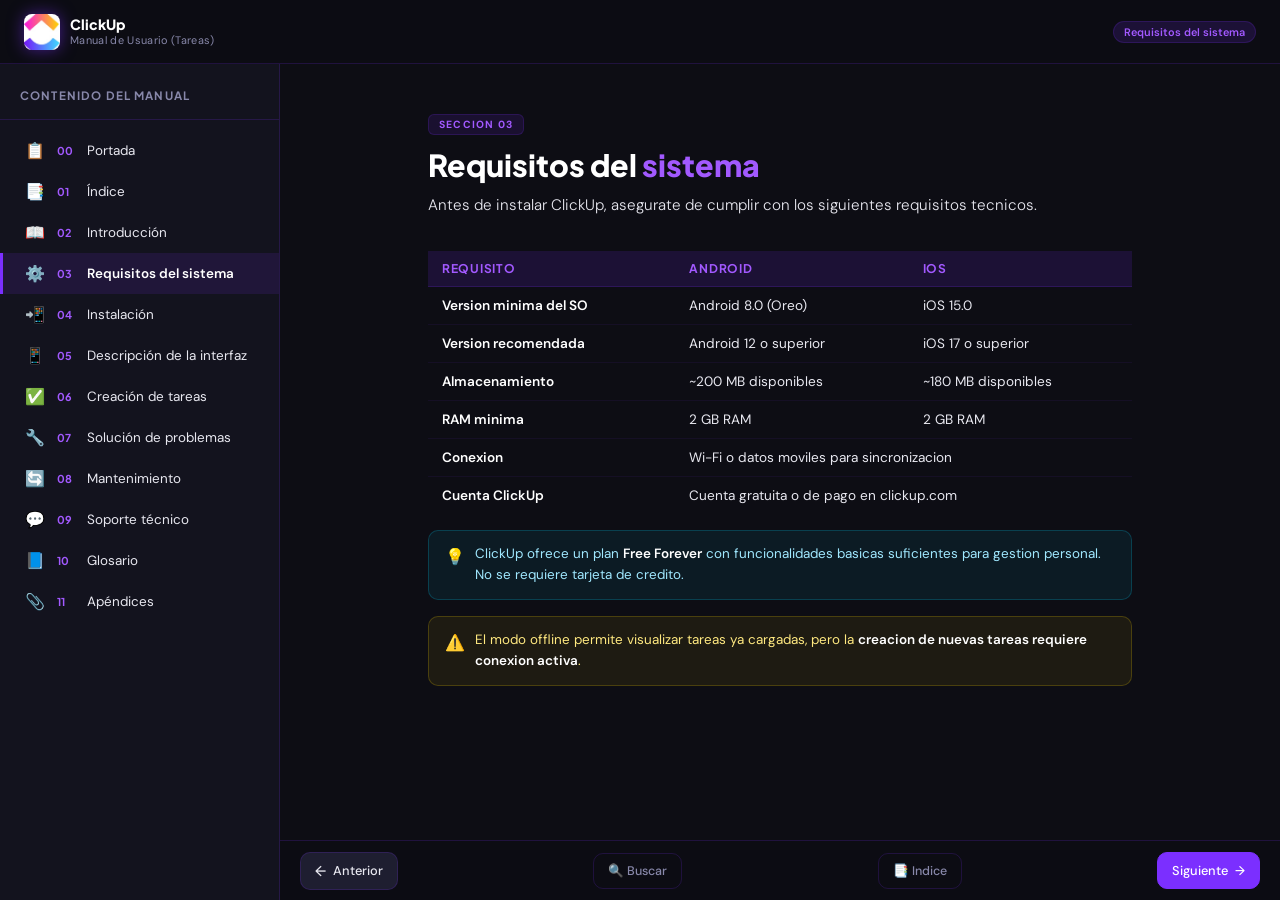
<file: pages/requisitos.html>
<!DOCTYPE html>
<html lang="es">
<head>
  <meta charset="UTF-8"/>
  <meta name="viewport" content="width=device-width, initial-scale=1.0"/>
  <title>Requisitos del sistema - Manual ClickUp</title>
  <link rel="icon" href="../img/favicon.svg"/>
  <link href="https://fonts.googleapis.com/css2?family=Plus+Jakarta+Sans:wght@600;700;800&family=DM+Sans:wght@400;500;700&display=swap" rel="stylesheet"/>
  <link rel="stylesheet" href="../css/tokens.css"/>
  <link rel="stylesheet" href="../css/base.css"/>
  <link rel="stylesheet" href="../css/layout.css"/>
  <link rel="stylesheet" href="../css/components.css"/>
  <link rel="stylesheet" href="../css/pages.css"/>
  <link rel="stylesheet" href="../css/responsive.css"/>
</head>
<body data-page-id="requisitos" data-base-path=".." style="opacity:0;">

  <div id="shell-header"></div>
  <div id="shell-sidebar"></div>
  <div id="sidebar-backdrop" class="backdrop"></div>

  <main class="content">
    <div class="page-inner">
      <div class="sec-hd">
        <div class="sec-num">Seccion 03</div>
        <h2 class="sec-title">Requisitos del <span>sistema</span></h2>
        <p class="sec-lead">Antes de instalar ClickUp, asegurate de cumplir con los siguientes requisitos tecnicos.</p>
      </div>
      <table>
        <thead><tr><th>Requisito</th><th>Android</th><th>iOS</th></tr></thead>
        <tbody>
          <tr><td><strong>Version minima del SO</strong></td><td>Android 8.0 (Oreo)</td><td>iOS 15.0</td></tr>
          <tr><td><strong>Version recomendada</strong></td><td>Android 12 o superior</td><td>iOS 17 o superior</td></tr>
          <tr><td><strong>Almacenamiento</strong></td><td>~200 MB disponibles</td><td>~180 MB disponibles</td></tr>
          <tr><td><strong>RAM minima</strong></td><td>2 GB RAM</td><td>2 GB RAM</td></tr>
          <tr><td><strong>Conexion</strong></td><td colspan="2">Wi-Fi o datos moviles para sincronizacion</td></tr>
          <tr><td><strong>Cuenta ClickUp</strong></td><td colspan="2">Cuenta gratuita o de pago en clickup.com</td></tr>
        </tbody>
      </table>
      <div class="alert tip"><span class="alert-icon">💡</span><span>ClickUp ofrece un plan <strong>Free Forever</strong> con funcionalidades basicas suficientes para gestion personal. No se requiere tarjeta de credito.</span></div>
      <div class="alert warn"><span class="alert-icon">⚠️</span><span>El modo offline permite visualizar tareas ya cargadas, pero la <strong>creacion de nuevas tareas requiere conexion activa</strong>.</span></div>
    </div>
  </main>

  <div id="shell-footer"></div>
  <div id="shell-search"></div>

  <script src="../js/shell.js"></script>
  <script src="../js/sidebar.js"></script>
  <script src="../js/search.js"></script>
  <script src="../js/faq.js"></script>
  <script src="../js/nav.js"></script>
</body>
</html>
</file>
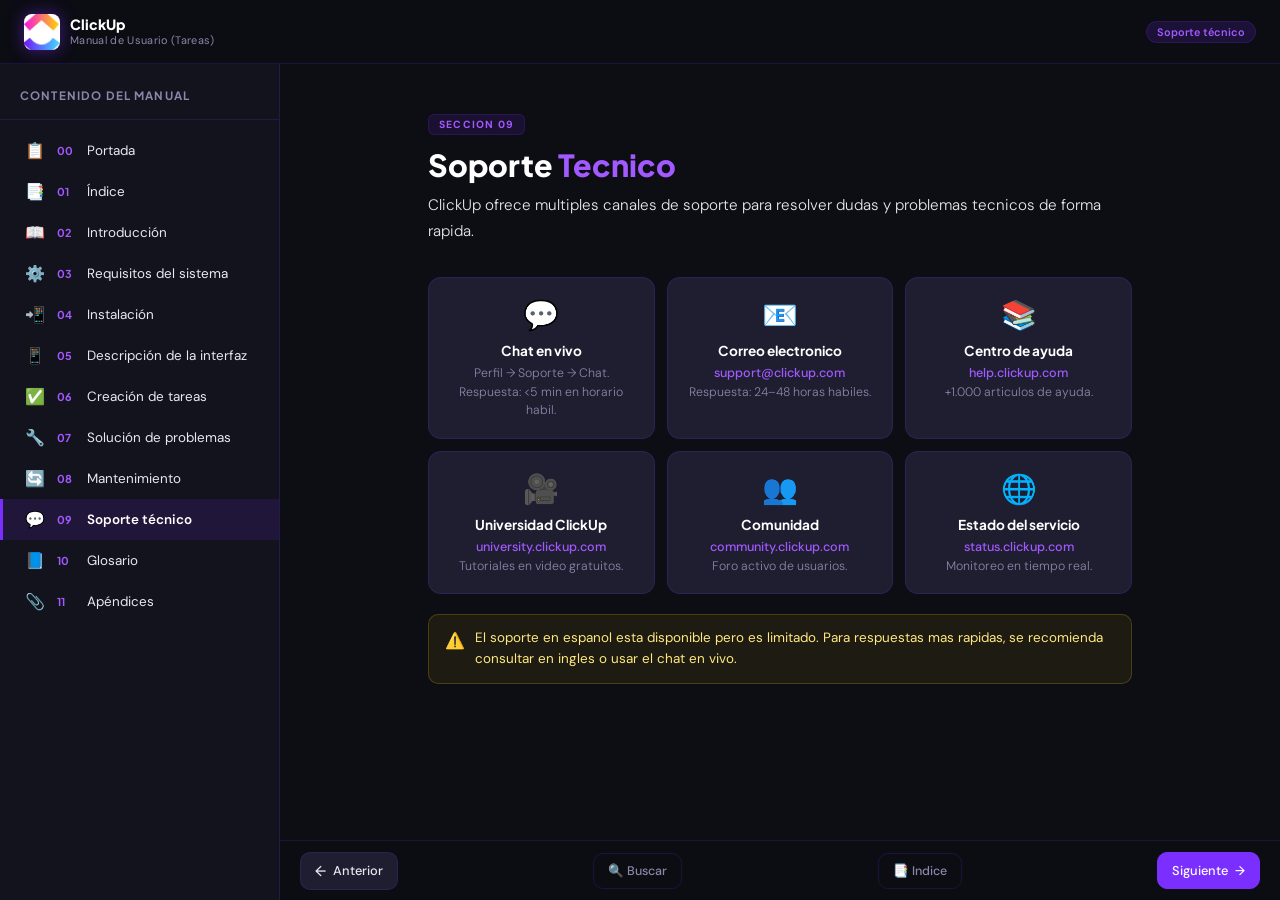
<file: pages/soporte.html>
<!DOCTYPE html>
<html lang="es">
<head>
  <meta charset="UTF-8"/>
  <meta name="viewport" content="width=device-width, initial-scale=1.0"/>
  <title>Soporte tecnico - Manual ClickUp</title>
  <link rel="icon" href="../img/favicon.svg"/>
  <link href="https://fonts.googleapis.com/css2?family=Plus+Jakarta+Sans:wght@600;700;800&family=DM+Sans:wght@400;500;700&display=swap" rel="stylesheet"/>
  <link rel="stylesheet" href="../css/tokens.css"/>
  <link rel="stylesheet" href="../css/base.css"/>
  <link rel="stylesheet" href="../css/layout.css"/>
  <link rel="stylesheet" href="../css/components.css"/>
  <link rel="stylesheet" href="../css/pages.css"/>
  <link rel="stylesheet" href="../css/responsive.css"/>
</head>
<body data-page-id="soporte" data-base-path=".." style="opacity:0;">

  <div id="shell-header"></div>
  <div id="shell-sidebar"></div>
  <div id="sidebar-backdrop" class="backdrop"></div>

  <main class="content">
    <div class="page-inner">
      <div class="sec-hd">
        <div class="sec-num">Seccion 09</div>
        <h2 class="sec-title">Soporte <span>Tecnico</span></h2>
        <p class="sec-lead">ClickUp ofrece multiples canales de soporte para resolver dudas y problemas tecnicos de forma rapida.</p>
      </div>
      <div class="sup-grid">
        <div class="sup-card"><div class="sup-icon">💬</div><div class="sup-title">Chat en vivo</div><p class="sup-info">Perfil → Soporte → Chat.<br/>Respuesta: &lt;5 min en horario habil.</p></div>
        <div class="sup-card"><div class="sup-icon">📧</div><div class="sup-title">Correo electronico</div><p class="sup-info"><a class="sup-lnk" href="mailto:support@clickup.com">support@clickup.com</a><br/>Respuesta: 24–48 horas habiles.</p></div>
        <div class="sup-card"><div class="sup-icon">📚</div><div class="sup-title">Centro de ayuda</div><p class="sup-info"><a class="sup-lnk" href="https://help.clickup.com" target="_blank">help.clickup.com</a><br/>+1.000 articulos de ayuda.</p></div>
        <div class="sup-card"><div class="sup-icon">🎥</div><div class="sup-title">Universidad ClickUp</div><p class="sup-info"><a class="sup-lnk" href="https://university.clickup.com" target="_blank">university.clickup.com</a><br/>Tutoriales en video gratuitos.</p></div>
        <div class="sup-card"><div class="sup-icon">👥</div><div class="sup-title">Comunidad</div><p class="sup-info"><a class="sup-lnk" href="https://community.clickup.com" target="_blank">community.clickup.com</a><br/>Foro activo de usuarios.</p></div>
        <div class="sup-card"><div class="sup-icon">🌐</div><div class="sup-title">Estado del servicio</div><p class="sup-info"><a class="sup-lnk" href="https://status.clickup.com" target="_blank">status.clickup.com</a><br/>Monitoreo en tiempo real.</p></div>
      </div>
      <div class="alert warn" style="margin-top:20px;"><span class="alert-icon">⚠️</span><span>El soporte en espanol esta disponible pero es limitado. Para respuestas mas rapidas, se recomienda consultar en ingles o usar el chat en vivo.</span></div>
    </div>
  </main>

  <div id="shell-footer"></div>
  <div id="shell-search"></div>

  <script src="../js/shell.js"></script>
  <script src="../js/sidebar.js"></script>
  <script src="../js/search.js"></script>
  <script src="../js/faq.js"></script>
  <script src="../js/nav.js"></script>
</body>
</html>
</file>
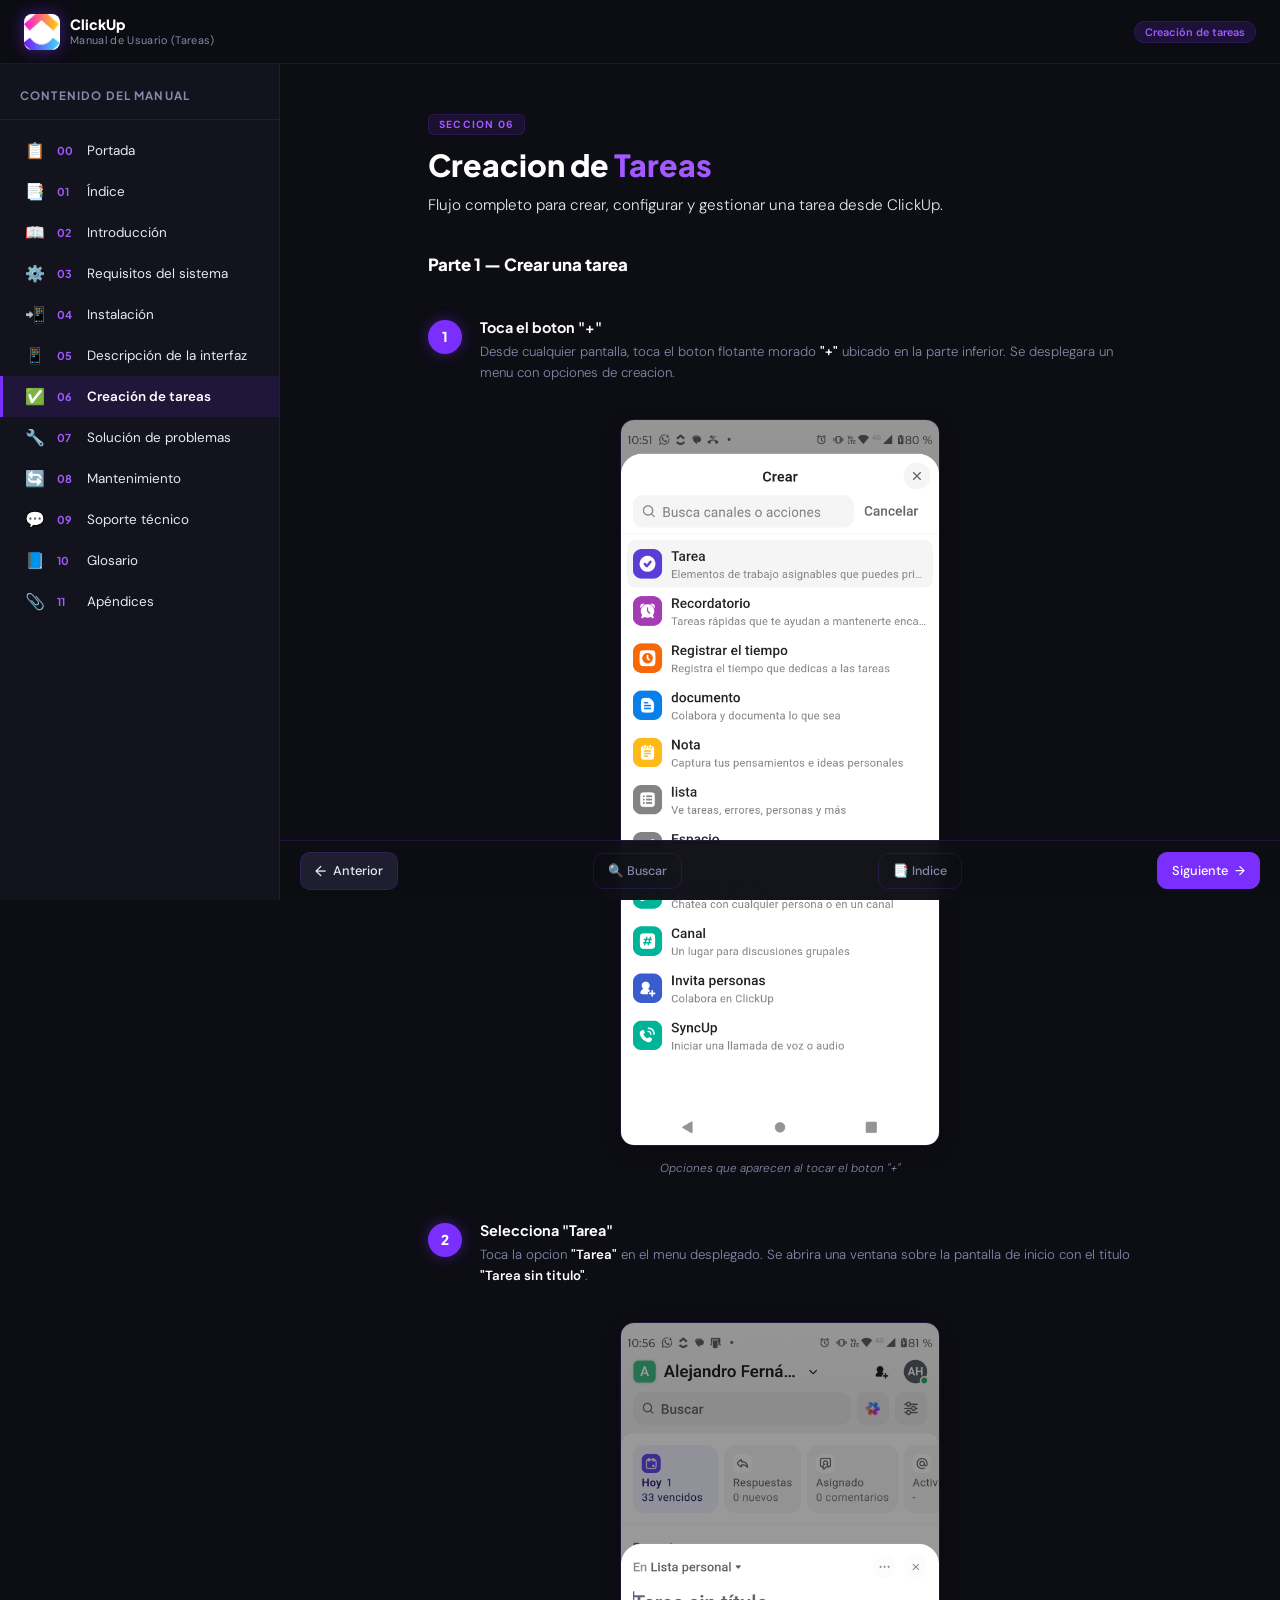
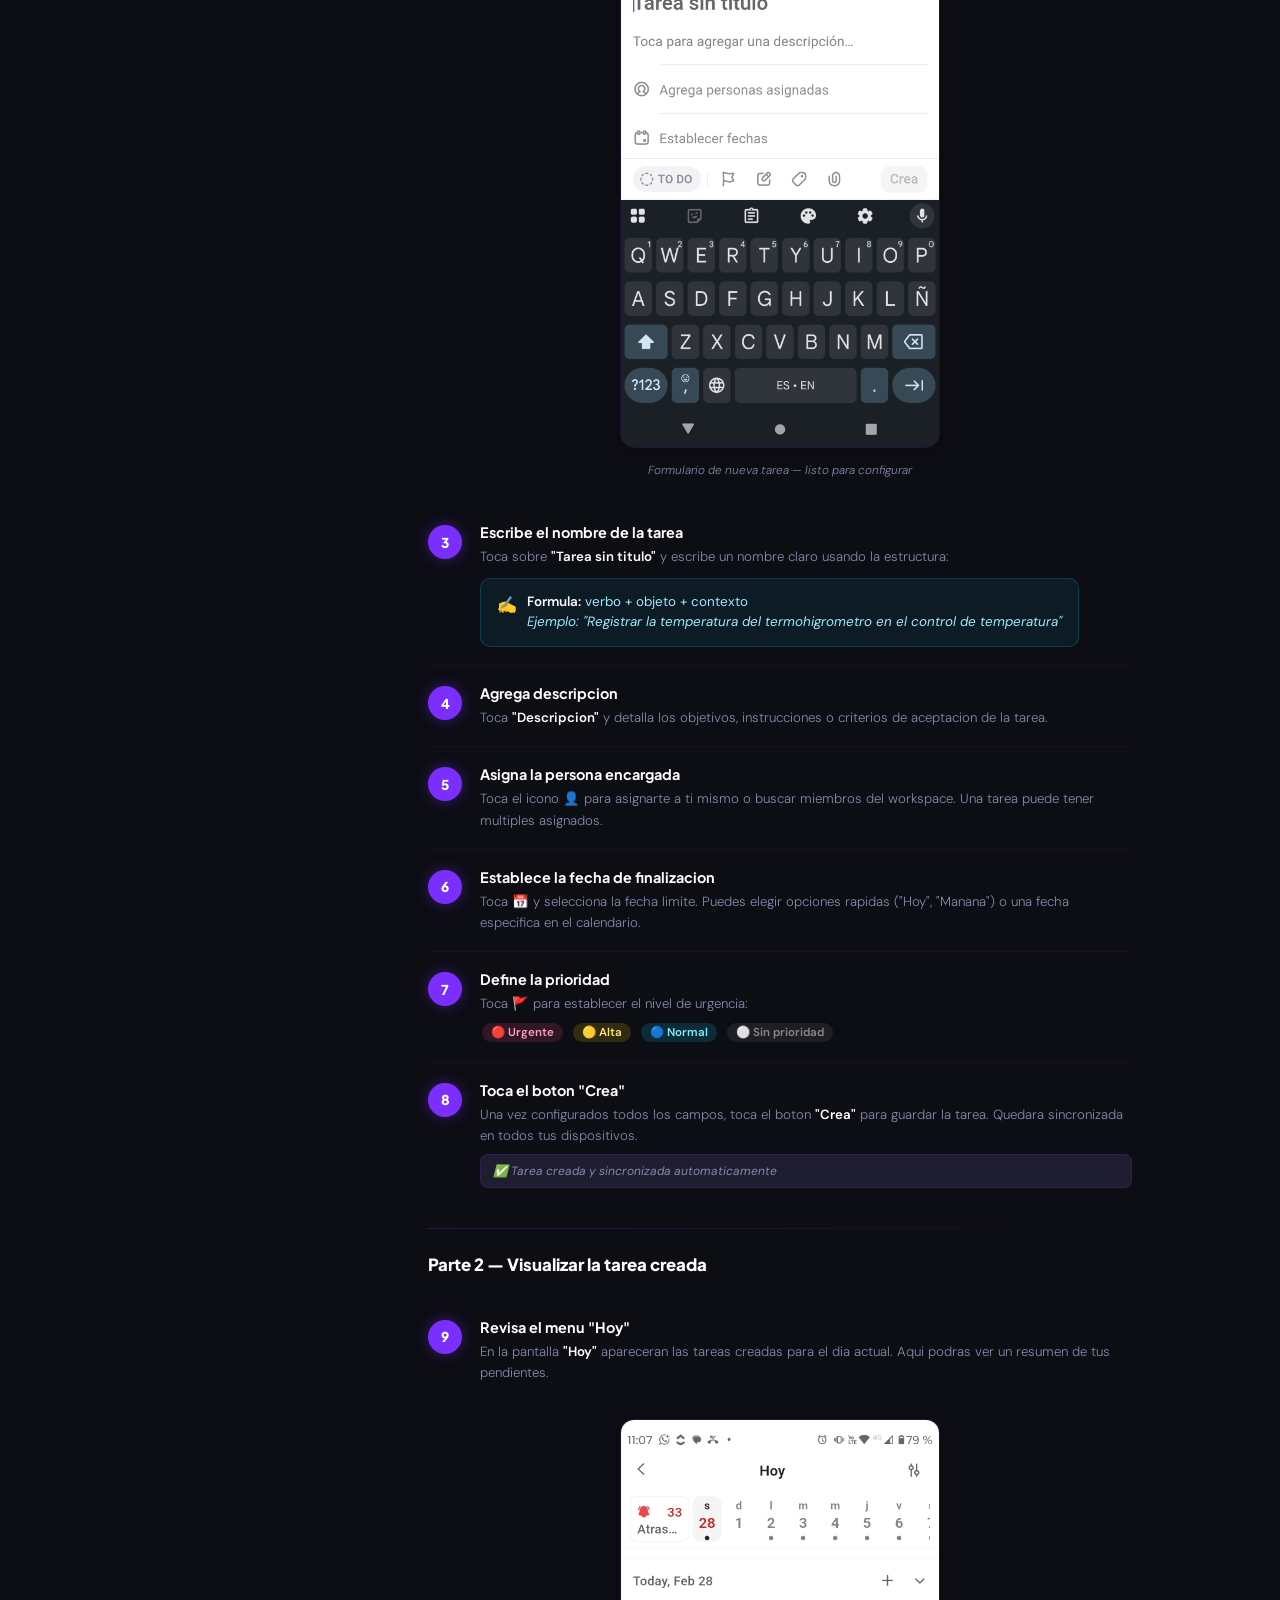
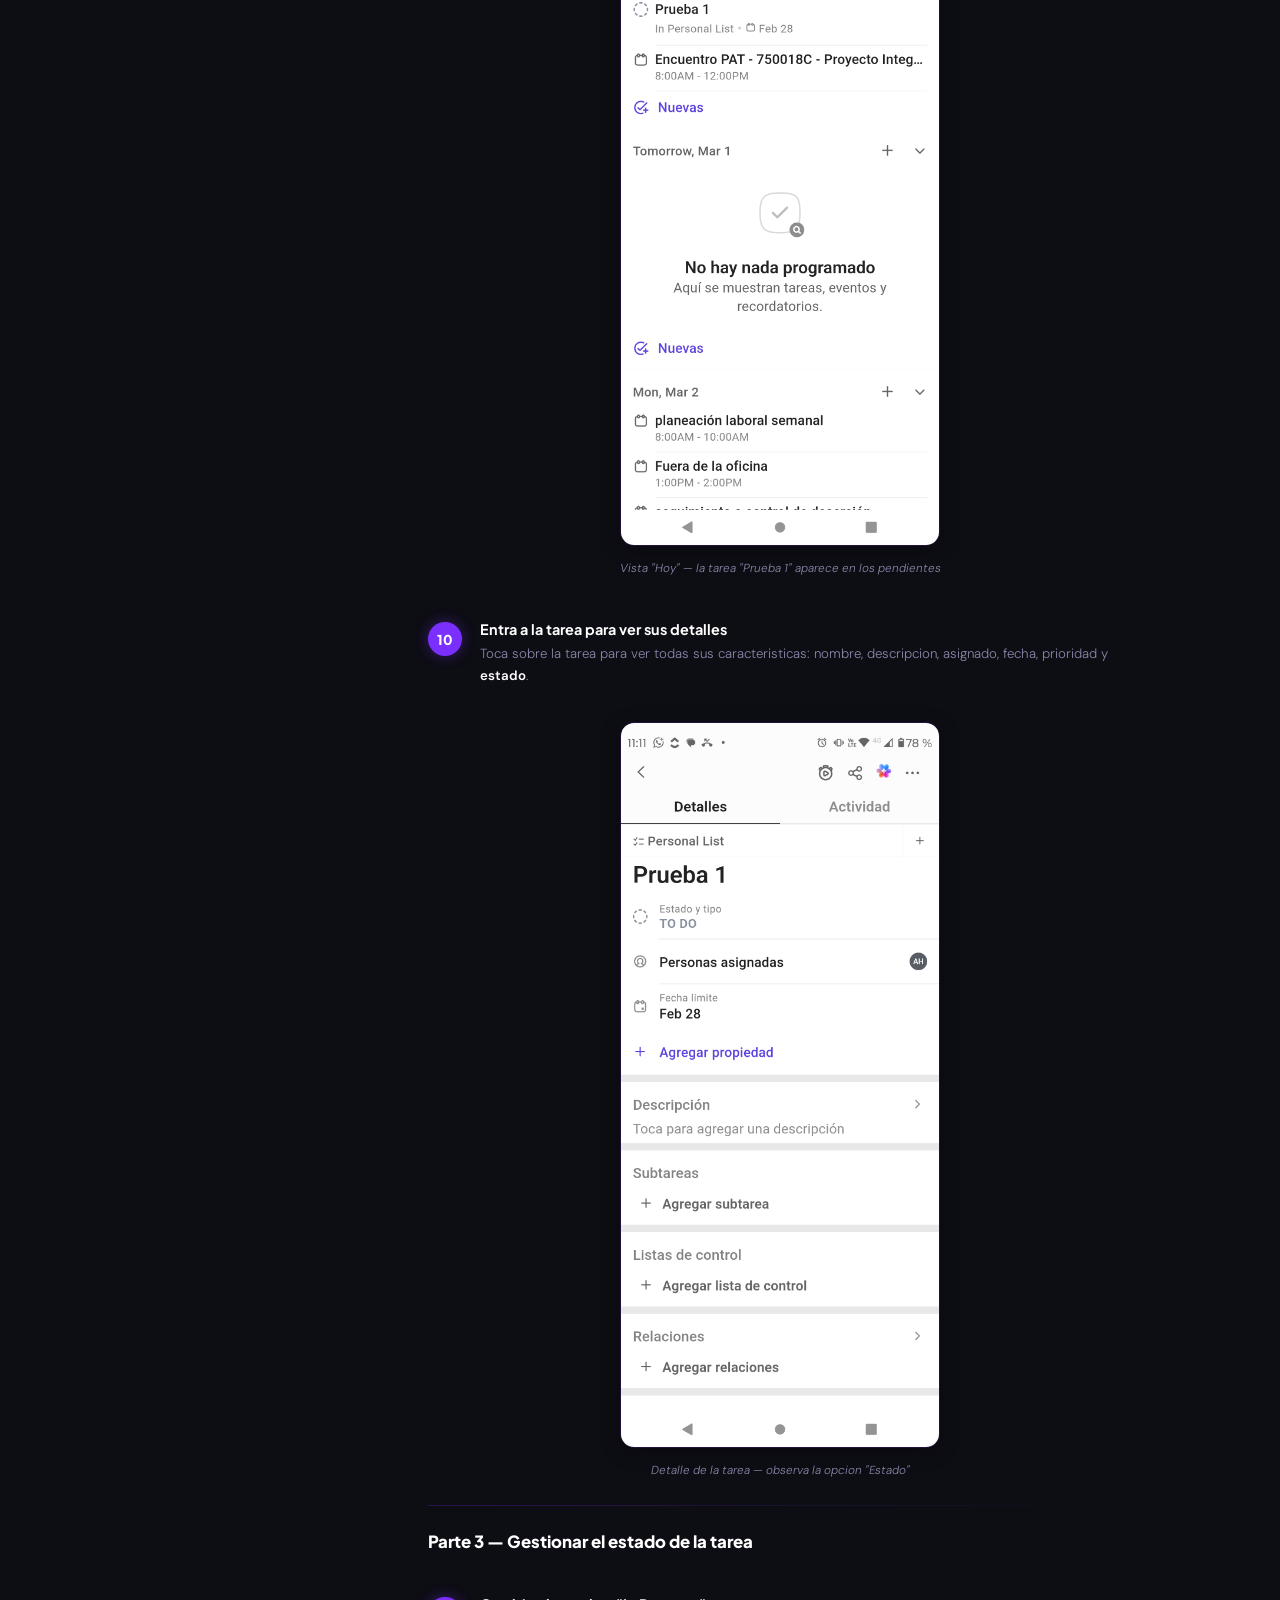
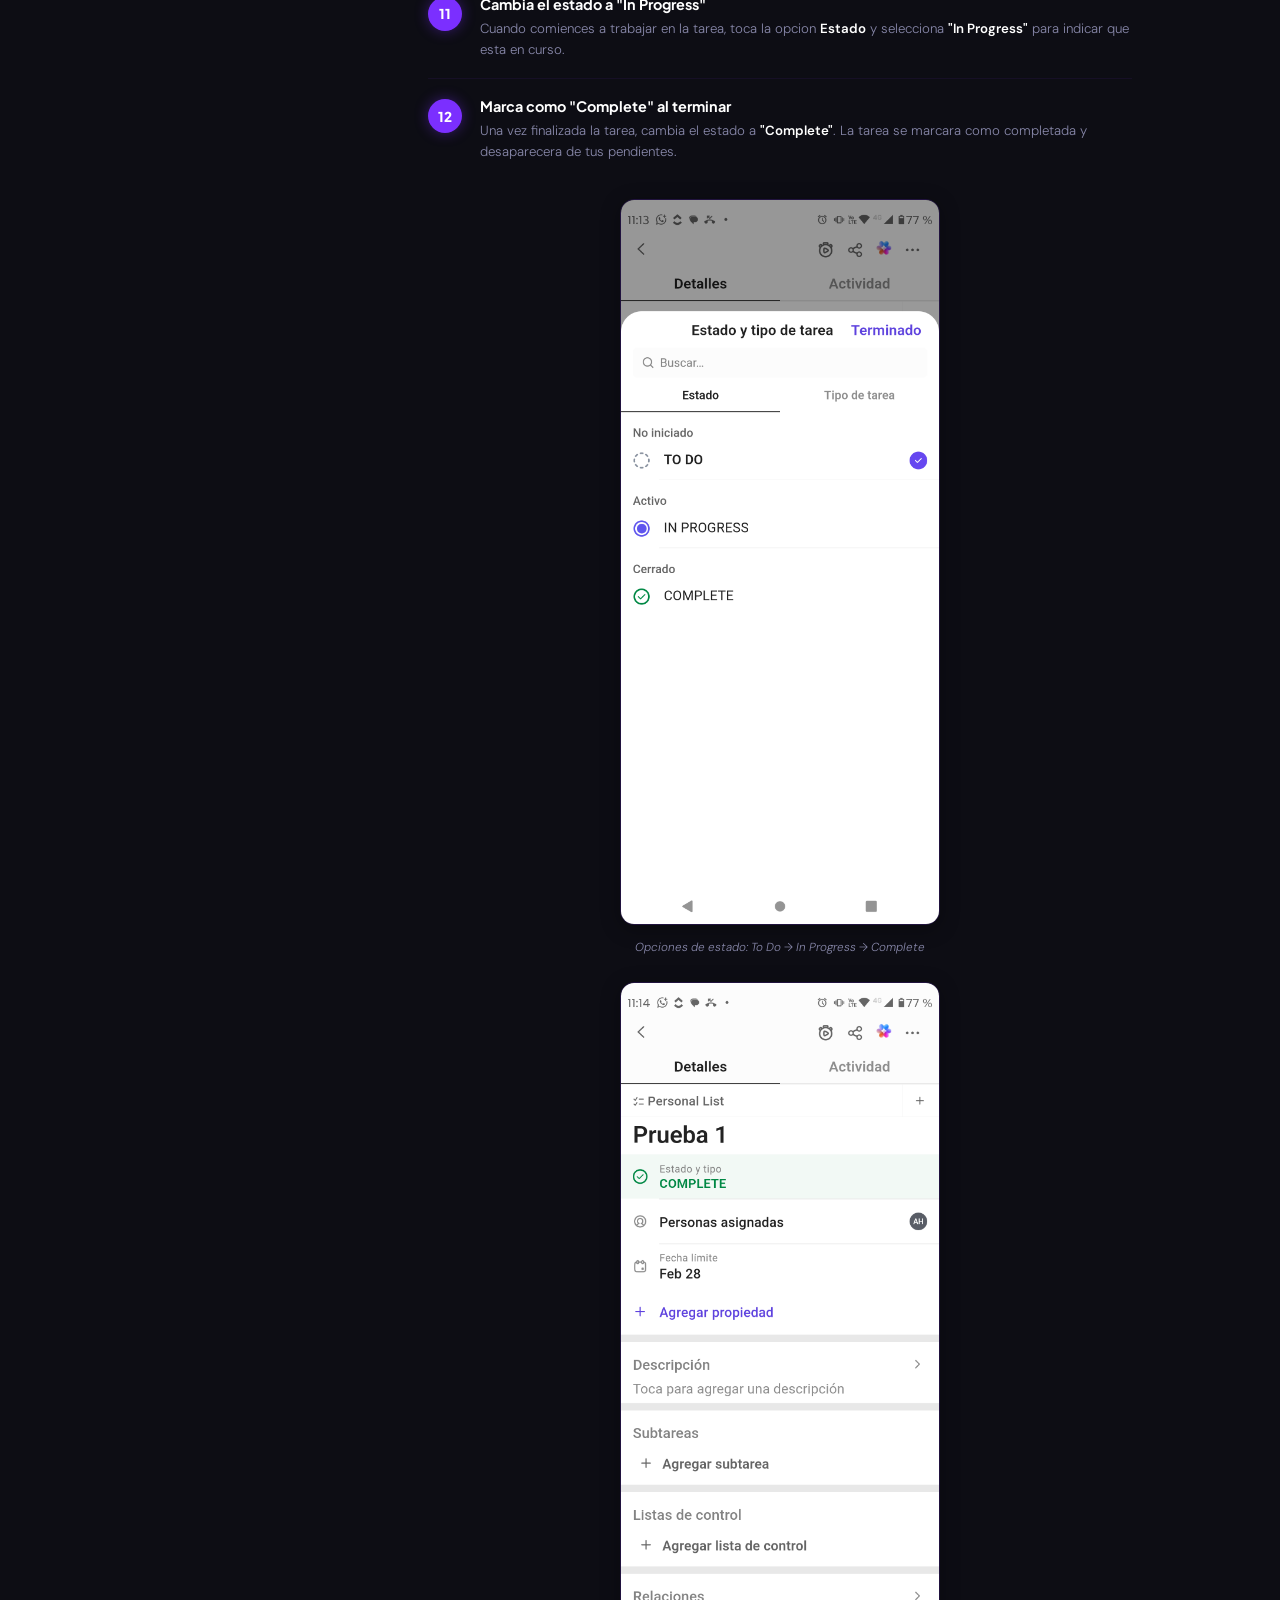
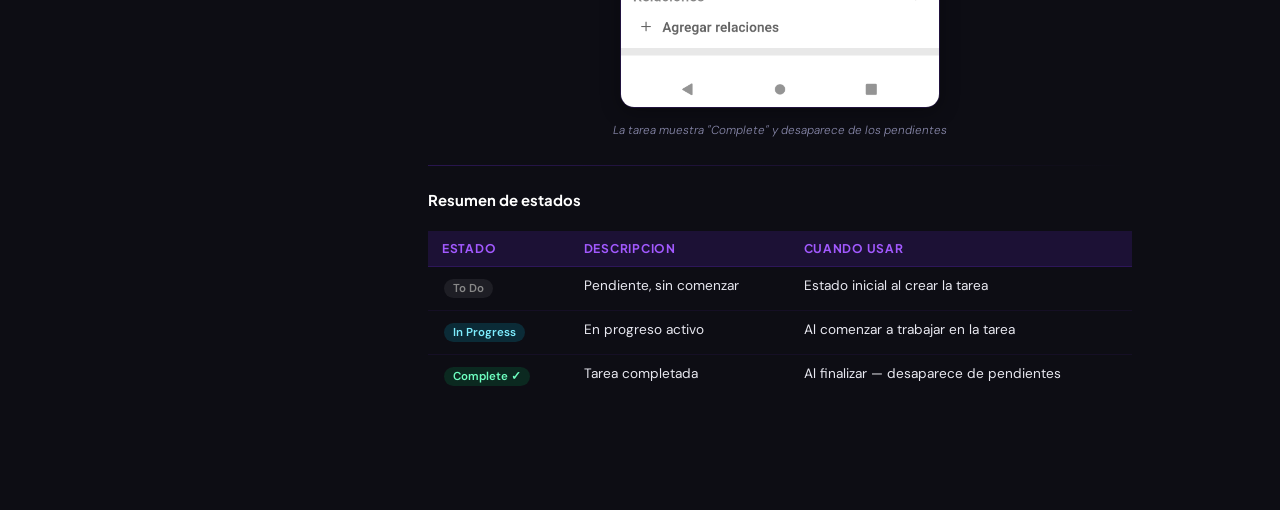
<file: pages/tareas.html>
<!DOCTYPE html>
<html lang="es">
<head>
  <meta charset="UTF-8"/>
  <meta name="viewport" content="width=device-width, initial-scale=1.0"/>
  <title>Creacion de tareas - Manual ClickUp</title>
  <link rel="icon" href="../img/favicon.svg"/>
  <link href="https://fonts.googleapis.com/css2?family=Plus+Jakarta+Sans:wght@600;700;800&family=DM+Sans:wght@400;500;700&display=swap" rel="stylesheet"/>
  <link rel="stylesheet" href="../css/tokens.css"/>
  <link rel="stylesheet" href="../css/base.css"/>
  <link rel="stylesheet" href="../css/layout.css"/>
  <link rel="stylesheet" href="../css/components.css"/>
  <link rel="stylesheet" href="../css/pages.css"/>
  <link rel="stylesheet" href="../css/responsive.css"/>
</head>
<body data-page-id="tareas" data-base-path=".." style="opacity:0;">

  <div id="shell-header"></div>
  <div id="shell-sidebar"></div>
  <div id="sidebar-backdrop" class="backdrop"></div>

  <main class="content">
    <div class="page-inner">
      <div class="sec-hd">
        <div class="sec-num">Seccion 06</div>
        <h2 class="sec-title">Creacion de <span>Tareas</span></h2>
        <p class="sec-lead">Flujo completo para crear, configurar y gestionar una tarea desde ClickUp.</p>
      </div>
      <!-- ═══ PARTE 1: CREAR LA TAREA ═══ -->
      <p style="font-family:'Plus Jakarta Sans',sans-serif;font-weight:800;color:#fff;font-size:1.05rem;margin-bottom:16px;">Parte 1 — Crear una tarea</p>

      <div class="steps">
        <div class="step"><div class="step-num">1</div><div><div class="step-title">Toca el boton "+"</div><p class="step-desc">Desde cualquier pantalla, toca el boton flotante morado <strong>"+"</strong> ubicado en la parte inferior. Se desplegara un menu con opciones de creacion.</p></div></div>
      </div>
      <div class="step-img-wrap">
        <img src="../img/contenido boton mas.png" alt="Menu del boton + en ClickUp" class="step-img"/>
        <p class="step-img-caption">Opciones que aparecen al tocar el boton "+"</p>
      </div>

      <div class="steps">
        <div class="step"><div class="step-num">2</div><div><div class="step-title">Selecciona "Tarea"</div><p class="step-desc">Toca la opcion <strong>"Tarea"</strong> en el menu desplegado. Se abrira una ventana sobre la pantalla de inicio con el titulo <strong>"Tarea sin titulo"</strong>.</p></div></div>
      </div>
      <div class="step-img-wrap">
        <img src="../img/tarea sin titulo.png" alt="Ventana de nueva tarea sin titulo" class="step-img"/>
        <p class="step-img-caption">Formulario de nueva tarea — listo para configurar</p>
      </div>

      <div class="steps">
        <div class="step"><div class="step-num">3</div><div><div class="step-title">Escribe el nombre de la tarea</div><p class="step-desc">Toca sobre <strong>"Tarea sin titulo"</strong> y escribe un nombre claro usando la estructura:</p>
          <div class="alert tip" style="margin-top:10px;margin-bottom:0;"><span class="alert-icon">✍️</span><span><strong>Formula:</strong> verbo + objeto + contexto<br/><em>Ejemplo: "Registrar la temperatura del termohigrometro en el control de temperatura"</em></span></div>
        </div></div>
        <div class="step"><div class="step-num">4</div><div><div class="step-title">Agrega descripcion</div><p class="step-desc">Toca <strong>"Descripcion"</strong> y detalla los objetivos, instrucciones o criterios de aceptacion de la tarea.</p></div></div>
        <div class="step"><div class="step-num">5</div><div><div class="step-title">Asigna la persona encargada</div><p class="step-desc">Toca el icono <strong>👤</strong> para asignarte a ti mismo o buscar miembros del workspace. Una tarea puede tener multiples asignados.</p></div></div>
        <div class="step"><div class="step-num">6</div><div><div class="step-title">Establece la fecha de finalizacion</div><p class="step-desc">Toca <strong>📅</strong> y selecciona la fecha limite. Puedes elegir opciones rapidas ("Hoy", "Manana") o una fecha especifica en el calendario.</p></div></div>
        <div class="step"><div class="step-num">7</div><div><div class="step-title">Define la prioridad</div><p class="step-desc">Toca <strong>🚩</strong> para establecer el nivel de urgencia:</p><div style="margin-top:6px;display:flex;gap:6px;flex-wrap:wrap;"><span class="tag pk">🔴 Urgente</span><span class="tag yl">🟡 Alta</span><span class="tag cy">🔵 Normal</span><span class="tag gr">⚪ Sin prioridad</span></div></div></div>
        <div class="step"><div class="step-num">8</div><div><div class="step-title">Toca el boton "Crea"</div><p class="step-desc">Una vez configurados todos los campos, toca el boton <strong>"Crea"</strong> para guardar la tarea. Quedara sincronizada en todos tus dispositivos.</p><div class="step-note">✅ Tarea creada y sincronizada automaticamente</div></div></div>
      </div>

      <div class="divider"></div>

      <!-- ═══ PARTE 2: VISUALIZAR LA TAREA ═══ -->
      <p style="font-family:'Plus Jakarta Sans',sans-serif;font-weight:800;color:#fff;font-size:1.05rem;margin-bottom:16px;">Parte 2 — Visualizar la tarea creada</p>

      <div class="steps">
        <div class="step"><div class="step-num">9</div><div><div class="step-title">Revisa el menu "Hoy"</div><p class="step-desc">En la pantalla <strong>"Hoy"</strong> apareceran las tareas creadas para el dia actual. Aqui podras ver un resumen de tus pendientes.</p></div></div>
      </div>
      <div class="step-img-wrap">
        <img src="../img/menu hoy.png" alt="Menu Hoy con tareas pendientes" class="step-img"/>
        <p class="step-img-caption">Vista "Hoy" — la tarea "Prueba 1" aparece en los pendientes</p>
      </div>

      <div class="steps">
        <div class="step"><div class="step-num">10</div><div><div class="step-title">Entra a la tarea para ver sus detalles</div><p class="step-desc">Toca sobre la tarea para ver todas sus caracteristicas: nombre, descripcion, asignado, fecha, prioridad y <strong>estado</strong>.</p></div></div>
      </div>
      <div class="step-img-wrap">
        <img src="../img/menu Prueba 1.png" alt="Detalle de la tarea Prueba 1" class="step-img"/>
        <p class="step-img-caption">Detalle de la tarea — observa la opcion "Estado"</p>
      </div>

      <div class="divider"></div>

      <!-- ═══ PARTE 3: GESTIONAR ESTADOS ═══ -->
      <p style="font-family:'Plus Jakarta Sans',sans-serif;font-weight:800;color:#fff;font-size:1.05rem;margin-bottom:16px;">Parte 3 — Gestionar el estado de la tarea</p>

      <div class="steps">
        <div class="step"><div class="step-num">11</div><div><div class="step-title">Cambia el estado a "In Progress"</div><p class="step-desc">Cuando comiences a trabajar en la tarea, toca la opcion <strong>Estado</strong> y selecciona <strong>"In Progress"</strong> para indicar que esta en curso.</p></div></div>
        <div class="step"><div class="step-num">12</div><div><div class="step-title">Marca como "Complete" al terminar</div><p class="step-desc">Una vez finalizada la tarea, cambia el estado a <strong>"Complete"</strong>. La tarea se marcara como completada y desaparecera de tus pendientes.</p></div></div>
      </div>
      <div class="step-img-wrap">
        <img src="../img/estado de tarea.png" alt="Opciones de estado de la tarea" class="step-img"/>
        <p class="step-img-caption">Opciones de estado: To Do → In Progress → Complete</p>
      </div>

      <div class="step-img-wrap">
        <img src="../img/tarea completada.png" alt="Tarea completada" class="step-img"/>
        <p class="step-img-caption">La tarea muestra "Complete" y desaparece de los pendientes</p>
      </div>

      <div class="divider"></div>

      <!-- ═══ RESUMEN DE ESTADOS ═══ -->
      <p style="font-family:'Plus Jakarta Sans',sans-serif;font-weight:700;color:#fff;font-size:0.93rem;margin-bottom:12px;">Resumen de estados</p>
      <table>
        <thead><tr><th>Estado</th><th>Descripcion</th><th>Cuando usar</th></tr></thead>
        <tbody>
          <tr><td><span class="tag gr">To Do</span></td><td>Pendiente, sin comenzar</td><td>Estado inicial al crear la tarea</td></tr>
          <tr><td><span class="tag cy">In Progress</span></td><td>En progreso activo</td><td>Al comenzar a trabajar en la tarea</td></tr>
          <tr><td><span class="tag gn">Complete ✓</span></td><td>Tarea completada</td><td>Al finalizar — desaparece de pendientes</td></tr>
        </tbody>
      </table>
    </div>
  </main>

  <div id="shell-footer"></div>
  <div id="shell-search"></div>

  <script src="../js/shell.js"></script>
  <script src="../js/sidebar.js"></script>
  <script src="../js/search.js"></script>
  <script src="../js/faq.js"></script>
  <script src="../js/nav.js"></script>
</body>
</html>
</file>
<file: css/tokens.css>
/* ── DESIGN TOKENS ── */
:root {
  --pu: #7B2FFF;
  --pu2: #A259FF;
  --pu3: #5B1FC8;
  --cy: #00D4FF;
  --pk: #FF4E8A;
  --yl: #FFD600;
  --dk: #0D0D14;
  --dk2: #13131E;
  --dk3: #1A1A2E;
  --sf: #1E1E30;
  --br: rgba(123,47,255,0.18);
  --tx: #E8E8F0;
  --mt: #8888AA;
  --hh: 64px;
  --fh: 60px;
  --sidebar-w: 280px;
}
</file>
<file: css/base.css>
/* ── RESET & BASE ── */
*{margin:0;padding:0;box-sizing:border-box;}
html{height:100%;scroll-behavior:smooth;}
body{
  min-height:100%;
  font-family:'DM Sans',sans-serif;
  background:var(--dk);
  color:var(--tx);
}

/* ── TYPOGRAPHY ── */
p{color:var(--tx);margin-bottom:14px;font-weight:300;font-size:0.93rem;line-height:1.7;}
p:last-child{margin-bottom:0;}
strong{color:#fff;font-weight:600;}
.divider{height:1px;background:linear-gradient(90deg,var(--pu),transparent);opacity:0.25;margin:22px 0;}
mark{background:rgba(123,47,255,0.3);color:#fff;border-radius:3px;padding:0 2px;}
a.sup-lnk{color:var(--pu2);text-decoration:none;font-size:0.79rem;font-weight:500;}
a.sup-lnk:hover{text-decoration:underline;}
</file>
<file: css/layout.css>
/* ── HEADER ── */
.site-header {
  position:fixed;top:0;left:0;right:0;
  height:var(--hh);
  background:rgba(13,13,20,0.96);
  backdrop-filter:blur(12px);
  border-bottom:1px solid var(--br);
  display:flex;align-items:center;justify-content:space-between;
  padding:0 24px;
  z-index:200;
}
.hd-brand {display:flex;align-items:center;gap:10px;}
.hd-logo {
  width:34px;height:34px;
  background:var(--pu);
  border-radius:9px;
  display:flex;align-items:center;justify-content:center;
  font-family:'Plus Jakarta Sans',sans-serif;font-weight:900;font-size:1rem;color:#fff;
  box-shadow:0 0 16px rgba(123,47,255,0.5);
  flex-shrink:0;
  text-decoration:none;
}
.hd-info {}
.hd-title {
  font-family:'Plus Jakarta Sans',sans-serif;font-weight:800;font-size:0.88rem;color:#fff;
  line-height:1.2;
}
.hd-sub {font-size:0.68rem;color:var(--mt);letter-spacing:0.03em;}
.hd-right {display:flex;align-items:center;gap:12px;}
.hd-badge {
  font-size:0.68rem;font-weight:600;
  background:rgba(123,47,255,0.15);
  border:1px solid var(--br);
  border-radius:100px;
  padding:3px 10px;color:var(--pu2);
  white-space:nowrap;
}

/* ── HAMBURGER ── */
.hamburger {
  display:flex;
  flex-direction:column;
  gap:5px;
  background:none;
  border:none;
  cursor:pointer;
  padding:6px;
  z-index:250;
}
.hamburger span {
  display:block;
  width:22px;
  height:2px;
  background:var(--tx);
  border-radius:2px;
  transition:all 0.3s;
}
.hamburger.active span:nth-child(1){transform:rotate(45deg) translate(5px,5px);}
.hamburger.active span:nth-child(2){opacity:0;}
.hamburger.active span:nth-child(3){transform:rotate(-45deg) translate(5px,-5px);}

/* ── SIDEBAR ── */
.sidebar {
  position:fixed;
  top:var(--hh);
  left:0;
  bottom:0;
  width:var(--sidebar-w);
  background:var(--dk2);
  border-right:1px solid var(--br);
  transform:translateX(-100%);
  transition:transform 0.3s ease;
  z-index:300;
  overflow-y:auto;
  overflow-x:hidden;
}
.sidebar--open {
  transform:translateX(0);
}
.sidebar-header {
  padding:20px 20px 14px;
  border-bottom:1px solid var(--br);
}
.sidebar-label {
  font-family:'Plus Jakarta Sans',sans-serif;
  font-weight:700;
  font-size:0.72rem;
  text-transform:uppercase;
  letter-spacing:0.1em;
  color:var(--mt);
}
.sidebar-nav {
  list-style:none;
  padding:10px 0;
}
.sidebar-item {}
.sidebar-item a {
  display:flex;
  align-items:center;
  gap:10px;
  padding:10px 20px;
  text-decoration:none;
  color:var(--tx);
  font-size:0.84rem;
  font-weight:400;
  transition:all 0.2s;
  border-left:3px solid transparent;
}
.sidebar-item a:hover {
  background:rgba(123,47,255,0.07);
  color:#fff;
}
.sidebar-item.active a {
  background:rgba(123,47,255,0.12);
  border-left-color:var(--pu);
  color:#fff;
  font-weight:600;
}
.sidebar-icon {
  font-size:1rem;
  width:24px;
  text-align:center;
  flex-shrink:0;
}
.sidebar-num {
  font-family:'Plus Jakarta Sans',sans-serif;
  font-weight:700;
  font-size:0.68rem;
  color:var(--pu2);
  min-width:20px;
}
.sidebar-text {
  flex:1;
}

/* ── BACKDROP ── */
.backdrop {
  display:none;
  position:fixed;
  inset:0;
  top:var(--hh);
  background:rgba(0,0,0,0.5);
  z-index:250;
}
.backdrop--visible {
  display:block;
}

/* ── MAIN CONTENT ── */
.content {
  padding-top:var(--hh);
  padding-bottom:calc(var(--fh) + 20px);
  min-height:100vh;
}
.page-inner {
  max-width:760px;
  margin:0 auto;
  padding:48px 28px 32px;
}

/* ── SECTION HEADER ── */
.sec-hd {margin-bottom:32px;}
.sec-num {
  font-size:0.65rem;text-transform:uppercase;letter-spacing:0.12em;
  color:var(--pu2);font-weight:700;
  background:rgba(123,47,255,0.12);border:1px solid var(--br);
  border-radius:6px;padding:3px 10px;display:inline-block;margin-bottom:12px;
}
.sec-title {
  font-family:'Plus Jakarta Sans',sans-serif;font-size:clamp(1.4rem,3.5vw,1.9rem);
  font-weight:800;color:#fff;line-height:1.2;
}
.sec-title span{color:var(--pu2);}
.sec-lead {color:var(--tx);font-weight:300;font-size:0.95rem;line-height:1.7;margin-top:10px;}

/* ── FOOTER ── */
.site-footer {
  position:fixed;bottom:0;left:0;right:0;
  height:var(--fh);
  background:rgba(13,13,20,0.97);
  backdrop-filter:blur(12px);
  border-top:1px solid var(--br);
  display:flex;align-items:center;justify-content:space-between;
  padding:0 20px;
  z-index:200;
  gap:10px;
}
.ft-btn {
  display:flex;align-items:center;gap:7px;
  background:var(--sf);border:1px solid var(--br);border-radius:10px;
  color:var(--tx);font-size:0.8rem;font-weight:500;
  padding:9px 14px;cursor:pointer;transition:all 0.2s;
  font-family:'DM Sans',sans-serif;
  white-space:nowrap;
  text-decoration:none;
}
.ft-btn:hover{border-color:rgba(123,47,255,0.45);color:#fff;background:rgba(123,47,255,0.1);}
.ft-btn.disabled{opacity:0.3;cursor:not-allowed;pointer-events:none;}
.ft-btn-prev .arr{font-size:0.9rem;}
.ft-btn-next {background:var(--pu);border-color:var(--pu);color:#fff;}
.ft-btn-next:hover{background:var(--pu2);border-color:var(--pu2);}
.ft-btn-next.disabled{background:var(--sf);border-color:var(--br);color:var(--mt);}
.ft-btn-mid{background:transparent;border:1px solid var(--br);color:var(--mt);font-size:0.78rem;}

/* ── SEARCH OVERLAY ── */
#search-overlay {
  display:none;position:fixed;inset:0;
  background:rgba(13,13,20,0.92);backdrop-filter:blur(16px);
  z-index:500;padding:80px 20px 20px;
  flex-direction:column;align-items:center;
}
#search-overlay.open{display:flex;}
.search-box-wrap{width:100%;max-width:560px;}
.search-input-row{display:flex;gap:10px;margin-bottom:20px;}
#search-input{
  flex:1;background:var(--sf);border:1px solid rgba(123,47,255,0.35);
  border-radius:12px;padding:13px 18px;color:#fff;font-size:1rem;
  font-family:'DM Sans',sans-serif;outline:none;
}
#search-input:focus{border-color:var(--pu);}
.search-close{
  background:var(--sf);border:1px solid var(--br);border-radius:12px;
  color:var(--mt);font-size:1.2rem;padding:13px 16px;cursor:pointer;
}
.search-results{width:100%;max-width:560px;overflow-y:auto;max-height:60vh;}
.sr-item{
  background:var(--sf);border:1px solid var(--br);border-radius:10px;
  padding:14px 16px;margin-bottom:8px;cursor:pointer;transition:all 0.2s;
}
.sr-item:hover{border-color:rgba(123,47,255,0.4);background:rgba(123,47,255,0.07);}
.sr-sec{font-size:0.68rem;color:var(--pu2);font-weight:700;text-transform:uppercase;letter-spacing:0.08em;margin-bottom:4px;}
.sr-title{font-family:'Plus Jakarta Sans',sans-serif;font-weight:700;color:#fff;font-size:0.9rem;margin-bottom:3px;}
.sr-snippet{font-size:0.78rem;color:var(--mt);line-height:1.45;}
.sr-empty{text-align:center;color:var(--mt);padding:40px;font-size:0.9rem;}
</file>
<file: css/components.css>
/* ── CARDS ── */
.card-grid{display:grid;grid-template-columns:repeat(auto-fill,minmax(200px,1fr));gap:14px;margin-top:20px;}
.card{
  background:var(--sf);border:1px solid var(--br);border-radius:14px;padding:18px;
  transition:all 0.22s;
}
.card:hover{border-color:rgba(123,47,255,0.45);transform:translateY(-2px);box-shadow:0 8px 28px rgba(123,47,255,0.12);}
.card-icon{font-size:1.5rem;margin-bottom:8px;}
.card-title{font-family:'Plus Jakarta Sans',sans-serif;font-weight:700;color:#fff;font-size:0.88rem;margin-bottom:5px;}
.card-desc{font-size:0.8rem;color:var(--mt);line-height:1.5;margin:0;}

/* ── STEPS ── */
.steps{display:flex;flex-direction:column;gap:0;margin-top:20px;}
.step{display:flex;gap:18px;padding:18px 0;border-bottom:1px solid rgba(123,47,255,0.08);}
.step:last-child{border-bottom:none;}
.step-num{
  width:34px;height:34px;border-radius:50%;background:var(--pu);
  color:#fff;font-family:'Plus Jakarta Sans',sans-serif;font-weight:800;font-size:0.85rem;
  display:flex;align-items:center;justify-content:center;flex-shrink:0;
  box-shadow:0 0 14px rgba(123,47,255,0.4);margin-top:2px;
}
.step-title{font-family:'Plus Jakarta Sans',sans-serif;font-weight:700;color:#fff;font-size:0.9rem;margin-bottom:5px;}
.step-desc{font-size:0.83rem;color:var(--mt);margin:0;line-height:1.6;}
.step-note{
  margin-top:8px;background:var(--sf);border:1px solid var(--br);
  border-radius:8px;padding:8px 12px;font-size:0.75rem;color:var(--mt);
  font-style:italic;
}
.step-img-wrap{
  text-align:center;margin:18px 0 24px;
}
.step-img{
  max-width:320px;width:100%;border-radius:14px;
  border:1px solid var(--br);box-shadow:0 4px 20px rgba(0,0,0,0.3);
}
.step-img-caption{
  font-size:0.73rem;color:var(--mt);margin-top:8px;
  font-style:italic;
}

/* ── TABLE ── */
table{width:100%;border-collapse:collapse;margin-top:18px;font-size:0.85rem;}
th{
  background:rgba(123,47,255,0.14);color:var(--pu2);
  font-family:'Plus Jakarta Sans',sans-serif;font-weight:700;padding:10px 14px;
  text-align:left;font-size:0.75rem;text-transform:uppercase;letter-spacing:0.06em;
  border-bottom:1px solid var(--br);
}
td{padding:10px 14px;border-bottom:1px solid rgba(123,47,255,0.07);color:var(--tx);vertical-align:top;}
tr:last-child td{border-bottom:none;}
tr:hover td{background:rgba(123,47,255,0.04);}

/* ── ALERTS ── */
.alert{border-radius:10px;padding:13px 16px;margin:16px 0;font-size:0.84rem;display:flex;gap:10px;align-items:flex-start;line-height:1.55;}
.alert.tip{background:rgba(0,212,255,0.07);border:1px solid rgba(0,212,255,0.2);color:#A0E8FF;}
.alert.warn{background:rgba(255,214,0,0.07);border:1px solid rgba(255,214,0,0.2);color:#FFE980;}
.alert.err{background:rgba(255,78,138,0.07);border:1px solid rgba(255,78,138,0.2);color:#FFB3CE;}
.alert-icon{font-size:1rem;flex-shrink:0;margin-top:1px;}

/* ── TAGS ── */
.tag{display:inline-block;padding:2px 9px;border-radius:100px;font-size:0.72rem;font-weight:600;margin:2px;}
.tag.pu{background:rgba(123,47,255,0.2);color:var(--pu2);}
.tag.cy{background:rgba(0,212,255,0.15);color:#7EEEFF;}
.tag.gn{background:rgba(0,200,100,0.15);color:#6EFFC0;}
.tag.yl{background:rgba(255,214,0,0.15);color:#FFE66D;}
.tag.pk{background:rgba(255,78,138,0.15);color:#FF9EC2;}
.tag.gr{background:rgba(255,255,255,0.07);color:#888;}

/* ── FAQ ── */
.faq-item{border:1px solid var(--br);border-radius:10px;margin-bottom:10px;overflow:hidden;}
.faq-q{
  padding:13px 16px;font-weight:600;color:#fff;cursor:pointer;
  display:flex;justify-content:space-between;align-items:center;font-size:0.86rem;
  transition:background 0.2s;user-select:none;
}
.faq-q:hover{background:rgba(123,47,255,0.07);}
.faq-q.open{background:rgba(123,47,255,0.11);color:var(--pu2);}
.faq-arr{transition:transform 0.3s;font-size:0.75rem;color:var(--mt);}
.faq-q.open .faq-arr{transform:rotate(180deg);}
.faq-a{display:none;padding:0 16px 12px;font-size:0.82rem;color:var(--mt);line-height:1.6;}
.faq-a.open{display:block;}

/* ── GLOSSARY ── */
.gloss-grid{display:grid;grid-template-columns:repeat(auto-fill,minmax(240px,1fr));gap:12px;margin-top:18px;}
.gloss-item{background:var(--sf);border:1px solid var(--br);border-radius:11px;padding:14px;}
.gloss-term{font-family:'Plus Jakarta Sans',sans-serif;font-weight:700;color:var(--pu2);font-size:0.87rem;margin-bottom:5px;}
.gloss-def{font-size:0.79rem;color:var(--mt);line-height:1.5;margin:0;}

/* ── SUPPORT ── */
.sup-grid{display:grid;grid-template-columns:repeat(auto-fill,minmax(180px,1fr));gap:12px;margin-top:18px;}
.sup-card{background:var(--sf);border:1px solid var(--br);border-radius:13px;padding:18px;text-align:center;transition:all 0.22s;}
.sup-card:hover{border-color:rgba(123,47,255,0.4);box-shadow:0 6px 20px rgba(123,47,255,0.1);}
.sup-icon{font-size:1.8rem;margin-bottom:8px;}
.sup-title{font-family:'Plus Jakarta Sans',sans-serif;font-weight:700;color:#fff;font-size:0.85rem;margin-bottom:5px;}
.sup-info{font-size:0.77rem;color:var(--mt);margin:0;line-height:1.5;}

/* ── APPENDIX ── */
.app-block{background:var(--sf);border:1px solid var(--br);border-radius:13px;padding:20px;margin-bottom:14px;}
.app-title{font-family:'Plus Jakarta Sans',sans-serif;font-weight:700;color:#fff;font-size:0.93rem;margin-bottom:12px;display:flex;align-items:center;gap:8px;}
.sh-row{display:flex;align-items:center;justify-content:space-between;padding:7px 0;border-bottom:1px solid rgba(123,47,255,0.07);font-size:0.82rem;}
.sh-row:last-child{border-bottom:none;}
.sh-desc{color:var(--tx);}
.sh-key{background:rgba(123,47,255,0.13);border:1px solid var(--br);border-radius:5px;padding:2px 9px;font-family:'Plus Jakarta Sans',sans-serif;font-size:0.7rem;font-weight:700;color:var(--pu2);}

/* ── IMAGE PLACEHOLDER ── */
.img-placeholder{
  border:2px dashed rgba(123,47,255,0.3);
  border-radius:16px;
  padding:40px 20px;
  text-align:center;
  background:rgba(123,47,255,0.04);
  margin:20px 0;
}
.img-placeholder img{max-width:120px;opacity:0.5;margin-bottom:12px;}
.img-caption{display:block;font-size:0.78rem;color:var(--mt);font-style:italic;}
</file>
<file: css/pages.css>
/* ── PORTADA HERO ── */
.content--hero {
  background:linear-gradient(160deg,#0D0D14 0%,#130d2a 55%,#1a0d3a 100%);
  display:flex;align-items:center;justify-content:center;
  min-height:100vh;
}
.content--hero .page-inner{text-align:center;padding-top:20px;padding-bottom:40px;}
.hero-badge {
  display:inline-flex;align-items:center;gap:8px;
  background:rgba(123,47,255,0.15);border:1px solid rgba(123,47,255,0.3);
  border-radius:100px;padding:5px 14px;
  font-size:0.75rem;color:var(--pu2);font-weight:600;letter-spacing:0.05em;
  margin-bottom:24px;
}
.hero-title {
  font-family:'Plus Jakarta Sans',sans-serif;font-size:clamp(2rem,5vw,3rem);font-weight:800;
  color:#fff;line-height:1.1;margin-bottom:12px;
}
.hero-title span{color:var(--pu2);}
.hero-sub {
  font-size:0.95rem;color:var(--mt);max-width:480px;margin:0 auto 28px;
  font-weight:300;line-height:1.65;
}
.hero-meta {
  display:flex;gap:24px;flex-wrap:wrap;justify-content:center;margin-bottom:32px;
}
.meta-item .ml{font-size:0.65rem;text-transform:uppercase;letter-spacing:0.1em;color:var(--mt);margin-bottom:3px;}
.meta-item .mv{font-family:'Plus Jakarta Sans',sans-serif;font-size:0.9rem;font-weight:700;color:#fff;}
.hero-img {
  width:min(240px,70vw);border-radius:24px;
  box-shadow:0 0 60px rgba(123,47,255,0.3),0 0 120px rgba(123,47,255,0.1);
  border:2px solid rgba(123,47,255,0.3);
  margin:0 auto;display:block;
}
.hero-cta {
  display:inline-flex;align-items:center;gap:10px;
  margin-top:32px;
  background:var(--pu);color:#fff;
  border:none;border-radius:12px;
  padding:14px 28px;
  font-family:'Plus Jakarta Sans',sans-serif;font-weight:700;font-size:0.95rem;
  cursor:pointer;
  text-decoration:none;
  transition:all 0.2s;
  box-shadow:0 0 24px rgba(123,47,255,0.4);
}
.hero-cta:hover{background:var(--pu2);box-shadow:0 0 32px rgba(123,47,255,0.6);}

/* ── TOC ── */
.toc-list{list-style:none;display:flex;flex-direction:column;gap:5px;margin-top:18px;}
.toc-list li a{
  display:flex;align-items:center;justify-content:space-between;
  padding:10px 14px;background:var(--sf);border:1px solid var(--br);border-radius:9px;
  color:var(--tx);text-decoration:none;font-size:0.85rem;transition:all 0.2s;cursor:pointer;
}
.toc-list li a:hover{border-color:rgba(123,47,255,0.4);color:#fff;background:rgba(123,47,255,0.07);}
.toc-num{font-family:'Plus Jakarta Sans',sans-serif;font-weight:700;font-size:0.75rem;color:var(--pu2);min-width:26px;}
.toc-arr{color:var(--mt);font-size:0.78rem;}

/* ── PHONE MOCK ── */
.mock-phone{
  width:240px;margin:24px auto 0;
  background:var(--dk2);border:2px solid rgba(123,47,255,0.3);
  border-radius:26px;overflow:hidden;
  box-shadow:0 0 40px rgba(123,47,255,0.15);
}
.mock-sb{background:rgba(123,47,255,0.14);padding:7px 14px;display:flex;justify-content:space-between;font-size:0.65rem;color:var(--mt);}
.mock-ab{
  background:rgba(123,47,255,0.18);padding:10px 14px;
  display:flex;align-items:center;justify-content:space-between;border-bottom:1px solid var(--br);
}
.mock-ab-title{font-family:'Plus Jakarta Sans',sans-serif;font-weight:700;color:#fff;font-size:0.88rem;}
.mock-ic{width:26px;height:26px;background:rgba(123,47,255,0.22);border-radius:7px;display:flex;align-items:center;justify-content:center;font-size:0.8rem;}
.mock-body{padding:10px;}
.mock-li{background:rgba(255,255,255,0.04);border:1px solid rgba(255,255,255,0.06);border-radius:9px;padding:9px 10px;margin-bottom:7px;font-size:0.72rem;}
.mock-li-t{color:#fff;font-weight:500;margin-bottom:3px;}
.mock-li-m{color:var(--mt);font-size:0.65rem;display:flex;gap:6px;flex-wrap:wrap;}
.mock-fab{
  background:var(--pu);width:44px;height:44px;border-radius:50%;
  display:flex;align-items:center;justify-content:center;
  font-size:1.3rem;color:#fff;margin:8px auto 4px;
  box-shadow:0 0 18px rgba(123,47,255,0.5);
}
.mock-nb{background:rgba(13,13,20,0.95);border-top:1px solid var(--br);padding:8px 14px;display:flex;justify-content:space-around;}
.mock-ni{display:flex;flex-direction:column;align-items:center;gap:2px;font-size:0.58rem;color:var(--mt);}
.mock-ni.on{color:var(--pu2);}
.mock-ni-ic{font-size:0.95rem;}
</file>
<file: css/responsive.css>
/* ── DESKTOP: Sidebar always visible ── */
@media (min-width: 900px) {
  .hamburger { display:none; }
  .sidebar {
    transform:translateX(0);
  }
  .content {
    margin-left:var(--sidebar-w);
  }
  .site-footer {
    left:var(--sidebar-w);
  }
}

/* ── NARROW MOBILE ── */
@media (max-width: 520px) {
  .ft-btn{padding:8px 10px;font-size:0.74rem;}
  .page-inner{padding:48px 18px 32px;}
  .card-grid{grid-template-columns:1fr;}
  .gloss-grid{grid-template-columns:1fr;}
  .sup-grid{grid-template-columns:1fr;}
  .hero-meta{gap:16px;}
  .mock-phone{width:200px;}
}
</file>
